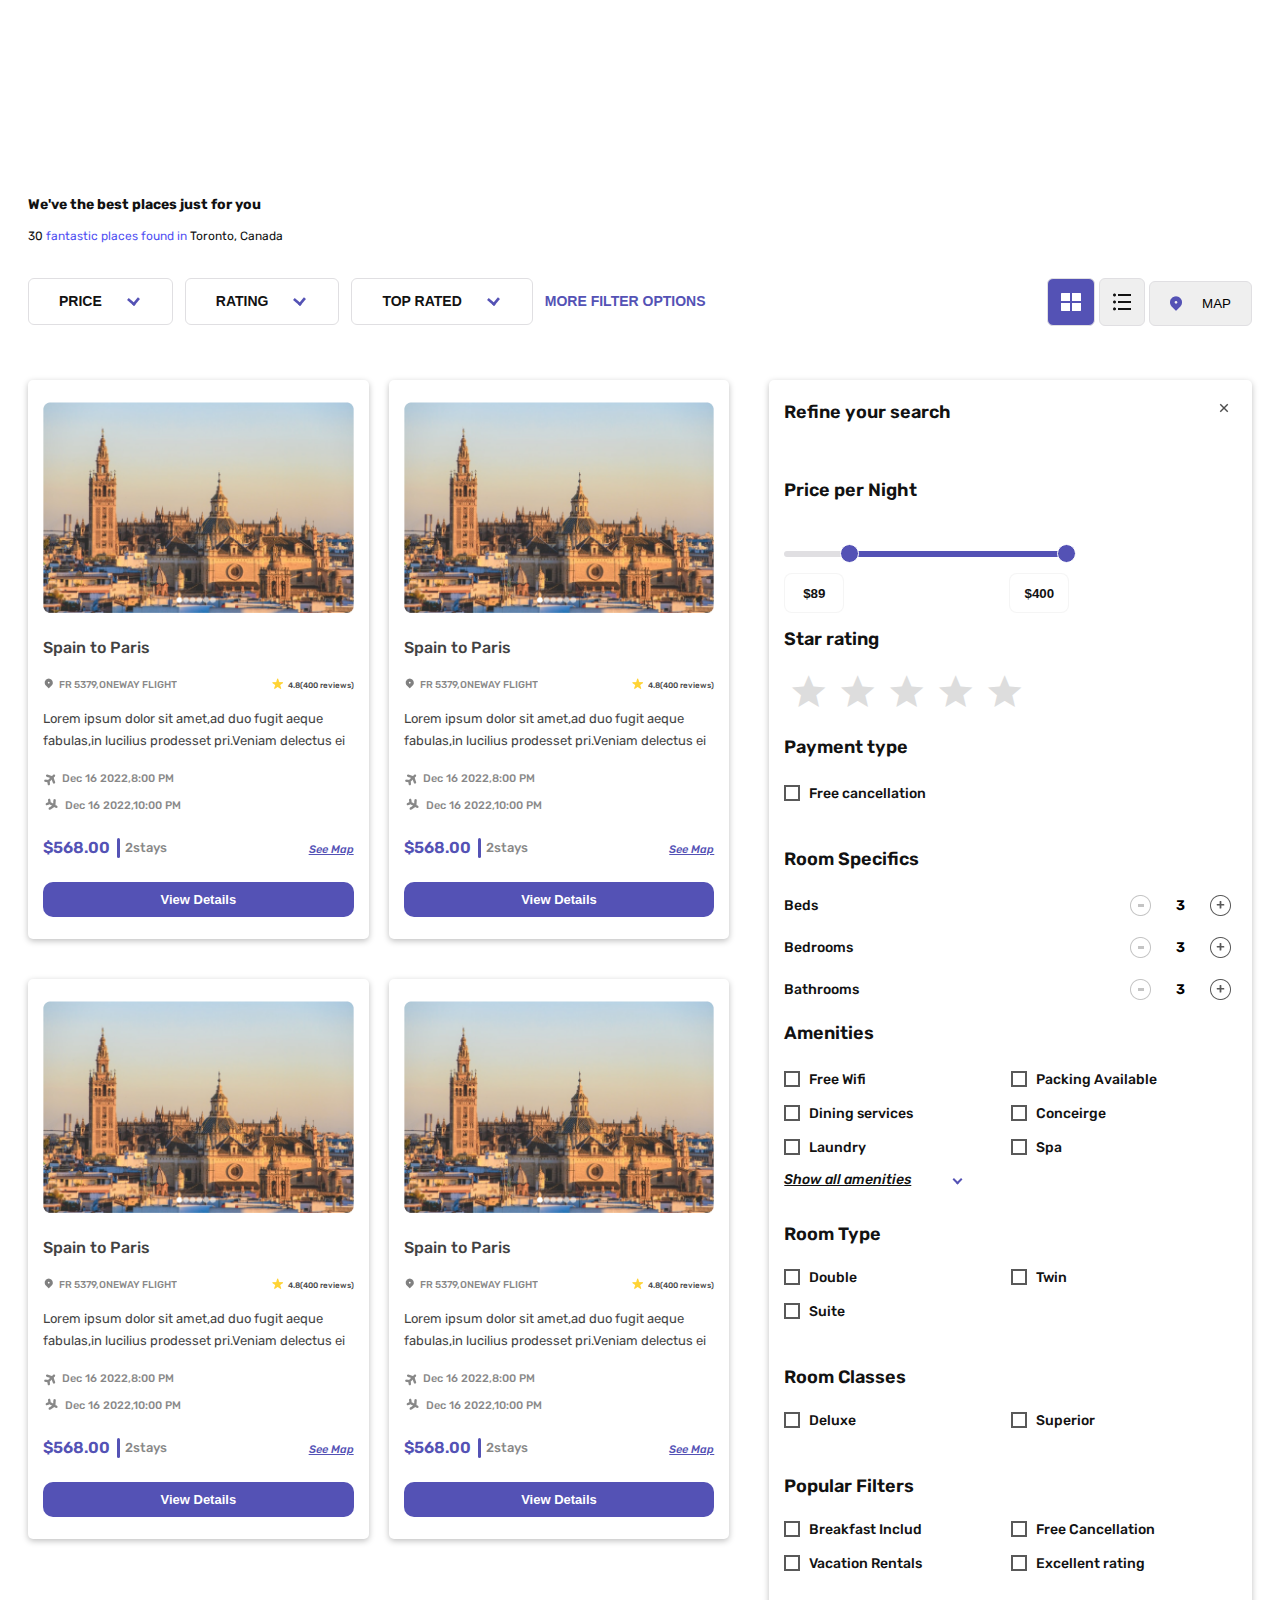
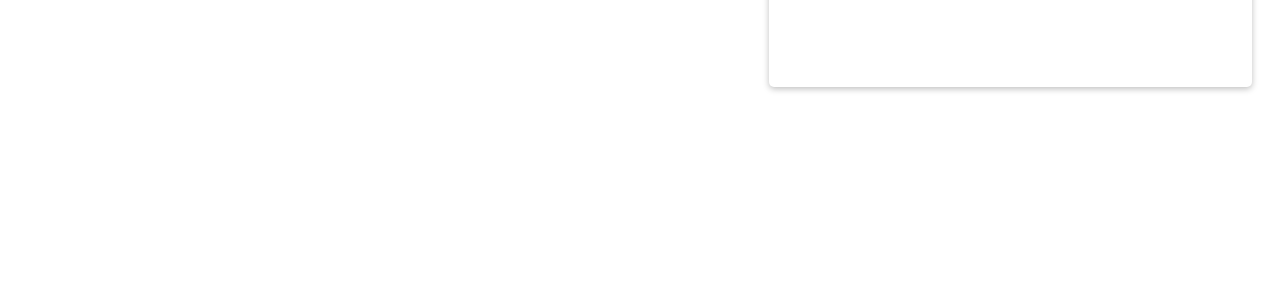
<file: index.html>
<!DOCTYPE html>
<html lang="en">

  <head>
    <meta charset="UTF-8">
    <meta http-equiv="X-UA-Compatible" content="IE=edge">
    <meta name="viewport" content="width=device-width, initial-scale=1.0">
    <title>Results-page</title>
    <link rel="stylesheet" href="css/material-design-iconic-font.min.css">
    <link rel="icon" href="images/icon/fabicon.png">
    <link rel="stylesheet" href="css/jquery-ui.css">
    <link rel="stylesheet" href="css/main.css">
  </head>

  <body>
    <main class="main-section">
      <!-- Begaining header section -->
      <header class="header-section">
        <h6 class="header-title">We've the best places just for you </h6>
        <p>30 <a href="#">fantastic places found in</a> Toronto, Canada</p>
        <div class="navbar-section-button">
          <div class="navbar">
            <button class="btn-icon">
              <a href="">PRICE</a>
            </button>
            <button class="btn-icon">
              <a href="">RATING</a>
            </button>
            <button class="btn-icon">
              <a href="">TOP RATED</a>
            </button>
            <button class="link">
              <a href="">MORE FILTER OPTIONS</a>
            </button>
          </div>
          <div class="navbar-2">
            <button class="btn-home-icon bg">
              <img src="./images/icon/vector.png" alt="">
            </button>
            <a href="list-index.html">
              <button class="btn-home-icon">
                <img src="./images/icon/vector-2.png" alt="">
              </button>
            </a>
            <a href="booking.html" target="blank">
              <button class="sidebar">
                <div class="location">
                  <img src="./images/icon/fabicon.png" alt="Icon">
                  <span>MAP</span>
                </div>
              </button>
            </a>
          </div>
        </div>

      </header>
      <!-- Begaining content section -->
      <div class="section-wrapper">
        <div class="contents-wrapper grid-view">
          <div class="card-wrapper">
            <div class="card-item">
              <figure class="card-figure">
                <img src="./images/tajmahal.png" alt="Tajmahal images">
              </figure>
              <div class="card-content">
                <h4 class="title">Spain to Paris</h4>
                <div class="location">
                  <div class="revew-left">
                    <figure class="card-icon">
                      <img src="./images/icon/location-dark.png" alt="lockation">
                    </figure>
                    <span>FR 5379,ONEWAY FLIGHT</span>
                  </div>
                  <div class="revew-right">
                    <figure class="card-icon">
                      <img src="./images/icon/star.png" alt="star icon">
                    </figure>
                    <span>4.8(400 reviews)</span>
                  </div>
                </div>
                <p>Lorem ipsum dolor sit amet,ad duo fugit aeque fabulas,in lucilius prodesset pri.Veniam delectus ei</p>
                <div class="fly-top">
                  <figure class="card-icon">
                    <img src="./images/icon/plane-1.png" alt="plane icon">
                  </figure>
                  <span>Dec 16 2022,8:00 PM</span>
                </div>
                <div class="fly-bottom">
                  <figure class="card-icon"><img src="./images/icon/plane-2.png" alt="plane icon">
                  </figure>
                  <span>Dec 16 2022,10:00 PM</span>
                </div>

                <div class="pricing">
                  <div class="pricing-count">
                    <h4>$568.00</h4>
                    <span>2stays</span>
                  </div>
                  <div class="pricing-map">
                    <a href="#">See Map</a>
                  </div>
                </div>
                <button>View Details</button>
              </div>
            </div>
            <div class="card-item">
              <figure class="card-figure">
                <img src="./images/tajmahal.png" alt="Tajmahal images">
              </figure>
              <div class="card-content">
                <h4 class="title">Spain to Paris</h4>
                <div class="location">
                  <div class="revew-left">
                    <figure class="card-icon">
                      <img src="./images/icon/location-dark.png" alt="lockation">
                    </figure>
                    <span>FR 5379,ONEWAY FLIGHT</span>
                  </div>
                  <div class="revew-right">
                    <figure class="card-icon">
                      <img src="./images/icon/star.png" alt="star icon">
                    </figure>
                    <span>4.8(400 reviews)</span>
                  </div>
                </div>
                <p>Lorem ipsum dolor sit amet,ad duo fugit aeque fabulas,in lucilius prodesset pri.Veniam delectus ei</p>
                <div class="fly-top">
                  <figure class="card-icon">
                    <img src="./images/icon/plane-1.png" alt="plane icon">
                  </figure>
                  <span>Dec 16 2022,8:00 PM</span>
                </div>
                <div class="fly-bottom">
                  <figure class="card-icon"><img src="./images/icon/plane-2.png" alt="plane icon">
                  </figure>
                  <span>Dec 16 2022,10:00 PM</span>
                </div>

                <div class="pricing">
                  <div class="pricing-count">
                    <h4>$568.00</h4>
                    <span>2stays</span>
                  </div>
                  <div class="pricing-map">
                    <a href="#">See Map</a>
                  </div>
                </div>
                <button>View Details</button>
              </div>
            </div>
            <div class="card-item">
              <figure class="card-figure">
                <img src="./images/tajmahal.png" alt="Tajmahal images">
              </figure>
              <div class="card-content">
                <h4 class="title">Spain to Paris</h4>
                <div class="location">
                  <div class="revew-left">
                    <figure class="card-icon">
                      <img src="./images/icon/location-dark.png" alt="lockation">
                    </figure>
                    <span>FR 5379,ONEWAY FLIGHT</span>
                  </div>
                  <div class="revew-right">
                    <figure class="card-icon">
                      <img src="./images/icon/star.png" alt="star icon">
                    </figure>
                    <span>4.8(400 reviews)</span>
                  </div>
                </div>
                <p>Lorem ipsum dolor sit amet,ad duo fugit aeque fabulas,in lucilius prodesset pri.Veniam delectus ei</p>
                <div class="fly-top">
                  <figure class="card-icon">
                    <img src="./images/icon/plane-1.png" alt="plane icon">
                  </figure>
                  <span>Dec 16 2022,8:00 PM</span>
                </div>
                <div class="fly-bottom">
                  <figure class="card-icon"><img src="./images/icon/plane-2.png" alt="plane icon">
                  </figure>
                  <span>Dec 16 2022,10:00 PM</span>
                </div>

                <div class="pricing">
                  <div class="pricing-count">
                    <h4>$568.00</h4>
                    <span>2stays</span>
                  </div>
                  <div class="pricing-map">
                    <a href="#">See Map</a>
                  </div>
                </div>
                <button>View Details</button>
              </div>
            </div>
            <div class="card-item">
              <figure class="card-figure">
                <img src="./images/tajmahal.png" alt="Tajmahal images">
              </figure>
              <div class="card-content">
                <h4 class="title">Spain to Paris</h4>
                <div class="location">
                  <div class="revew-left">
                    <figure class="card-icon">
                      <img src="./images/icon/location-dark.png" alt="lockation">
                    </figure>
                    <span>FR 5379,ONEWAY FLIGHT</span>
                  </div>
                  <div class="revew-right">
                    <figure class="card-icon">
                      <img src="./images/icon/star.png" alt="star icon">
                    </figure>
                    <span>4.8(400 reviews)</span>
                  </div>
                </div>
                <p>Lorem ipsum dolor sit amet,ad duo fugit aeque fabulas,in lucilius prodesset pri.Veniam delectus ei</p>
                <div class="fly-top">
                  <figure class="card-icon">
                    <img src="./images/icon/plane-1.png" alt="plane icon">
                  </figure>
                  <span>Dec 16 2022,8:00 PM</span>
                </div>
                <div class="fly-bottom">
                  <figure class="card-icon"><img src="./images/icon/plane-2.png" alt="plane icon">
                  </figure>
                  <span>Dec 16 2022,10:00 PM</span>
                </div>

                <div class="pricing">
                  <div class="pricing-count">
                    <h4>$568.00</h4>
                    <span>2stays</span>
                  </div>
                  <div class="pricing-map">
                    <a href="#">See Map</a>
                  </div>
                </div>
                <button>View Details</button>
              </div>
            </div>
          </div>
        </div>
        <div class="sidbar-wrap">
          <figure class="close">
            <img src="./images/icon/close-icon.png" alt="Close Icon">
          </figure>
          <h3 class="title">Refine your search</h3>
          <h3 class="renge-slid">Price per Night</h3>

          <div class="range-slider">
            <div id="slider-range"></div>
            <p>
              <label for="amount"></label>
              <input type="text" id="amount" readonly style="border:0; font-weight:bold;">
              <input type="text" id="amount-2" readonly style="border:0; font-weight:bold;">
            </p>
          </div>

          <div class="star-ratting">
            <h3>Star rating</h3>
            <div id="full-stars-example-two">
              <div class="rating-group">
                <input disabled checked class="rating__input rating__input--none" name="rating3" id="rating3-none" value="0" type="radio">
                <label aria-label="1 star" class="rating__label" for="rating3-1"><i class="rating__icon rating__icon--star zmdi zmdi-star"></i></label>
                <input class="rating__input" name="rating3" id="rating3-1" value="1" type="radio">
                <label aria-label="2 stars" class="rating__label" for="rating3-2"><i class="rating__icon rating__icon--star zmdi zmdi-star"></i></label>
                <input class="rating__input" name="rating3" id="rating3-2" value="2" type="radio">
                <label aria-label="3 stars" class="rating__label" for="rating3-3"><i class="rating__icon rating__icon--star zmdi zmdi-star"></i></label>
                <input class="rating__input" name="rating3" id="rating3-3" value="3" type="radio">
                <label aria-label="4 stars" class="rating__label" for="rating3-4"><i class="rating__icon rating__icon--star zmdi zmdi-star"></i></label>
                <input class="rating__input" name="rating3" id="rating3-4" value="4" type="radio">
                <label aria-label="5 stars" class="rating__label" for="rating3-5"><i class="rating__icon rating__icon--star zmdi zmdi-star"></i></label>
                <input class="rating__input" name="rating3" id="rating3-5" value="5" type="radio">
              </div>
            </div>
          </div>



          <h3 class="payment">Payment type</h3>
          <div class="check-item">
            <input type="checkbox" id="cancellation">
            <label for="cancellation">Free cancellation</label>
          </div>
          <h3 class="room">Room Specifics</h3>
          <div class="room-count">
            <h5>Beds</h5>
            <div class="count">
              <button class="prev" id="decrement" onclick="stepper1(this)"><img src="./images/icon/prev.png" alt="prev icon"></button>
              <input type="number" min="3" max="100" step="1" value="3" id="my-input-1">
              <button class="next" id="increment" onclick="stepper1(this)"> <img src="./images/icon/next.png" alt="next icon"></button>
            </div>
          </div>
          <div class="room-count">
            <h5>Bedrooms</h5>
            <div class="count">
              <button class="prev" id="decrement" onclick="stepper2(this)"><img src="./images/icon/prev.png" alt="prev icon"></button>
              <input type="number" min="3" max="100" step="1" value="3" id="my-input-2">
              <button class="next" id="increment" onclick="stepper2(this)"> <img src="./images/icon/next.png" alt="next icon"></button>
            </div>
          </div>
          <div class="room-count">
            <h5>Bathrooms</h5>
            <div class="count">
              <button class="prev" id="decrement" onclick="stepper3(this)"><img src="./images/icon/prev.png" alt="prev icon"></button>
              <input type="number" min="3" max="100" step="1" value="3" id="my-input-3">
              <button class="next" id="increment" onclick="stepper3(this)"> <img src="./images/icon/next.png" alt="next icon"></button>
            </div>
          </div>
          <h3 class="amenit">Amenities</h3>
          <div class="amenites">
            <div class="amenites-left">
              <div class="check-item">
                <input type="checkbox" id="free-wifi">
                <label for="free-wifi">Free Wifi</label>
              </div>
              <div class="check-item">
                <input type="checkbox" id="Dining">
                <label for="Dining">Dining services</label>
              </div>
              <div class="check-item">
                <input type="checkbox" id="Laundry">
                <label for="Laundry">Laundry</label>
              </div>
            </div>
            <div class="amenites-right">
              <div class="check-item">
                <input type="checkbox" id="Packing">
                <label for="Packing">Packing Available</label>
              </div>
              <div class="check-item">
                <input type="checkbox" id="Conceirge">
                <label for="Conceirge">Conceirge</label>
              </div>
              <div class="check-item">
                <input type="checkbox" id="Spa">
                <label for="Spa">Spa</label>
              </div>
            </div>
          </div>
          <div class="show-all">
            <h4 class="show">Show all amenities</h4>
          </div>
          <h3 class="bottom">Room Type</h3>

          <div class="amenites">
            <div class="amenites-left">
              <div class="check-item">
                <input type="checkbox" id="Double">
                <label for="Double">Double</label>
              </div>
              <div class="check-item">
                <input type="checkbox" id="Suite">
                <label for="Suite">Suite</label>
              </div>
            </div>
            <div class="amenites-right">
              <div class="check-item">
                <input type="checkbox" id="Twin">
                <label for="Twin">Twin</label>
              </div>
            </div>
          </div>
          <h3 class="bottom top">Room Classes</h3>

          <div class="amenites">
            <div class="amenites-left">
              <div class="check-item">
                <input type="checkbox" id="Deluxe">
                <label for="Deluxe">Deluxe</label>
              </div>
            </div>
            <div class="amenites-right">
              <div class="check-item">
                <input type="checkbox" id="Superior">
                <label for="Superior">Superior</label>
              </div>
            </div>
          </div>
          <h3 class="bottom top">Popular Filters</h3>

          <div class="amenites">
            <div class="amenites-left">
              <div class="check-item">
                <input type="checkbox" id="Breakfast Included">
                <label for="Breakfast Included">Breakfast Includ</label>
              </div>
              <div class="check-item">
                <input type="checkbox" id="Vacation Rentals">
                <label for="Vacation Rentals">Vacation Rentals</label>
              </div>
            </div>
            <div class="amenites-right">
              <div class="check-item">
                <input type="checkbox" id="Free Cancellation">
                <label for="Free Cancellation">Free Cancellation</label>
              </div>
              <div class="check-item">
                <input type="checkbox" id="Excellent rating">
                <label for="Excellent rating">Excellent rating</label>
              </div>
            </div>
          </div>


        </div>
      </div>


    </main>


    <script src="js/jquery.min.js"></script>
    <script src="js/jquery-ui.min.js"></script>
    <script src="js/main.js"></script>
  </body>

</html>
</file>
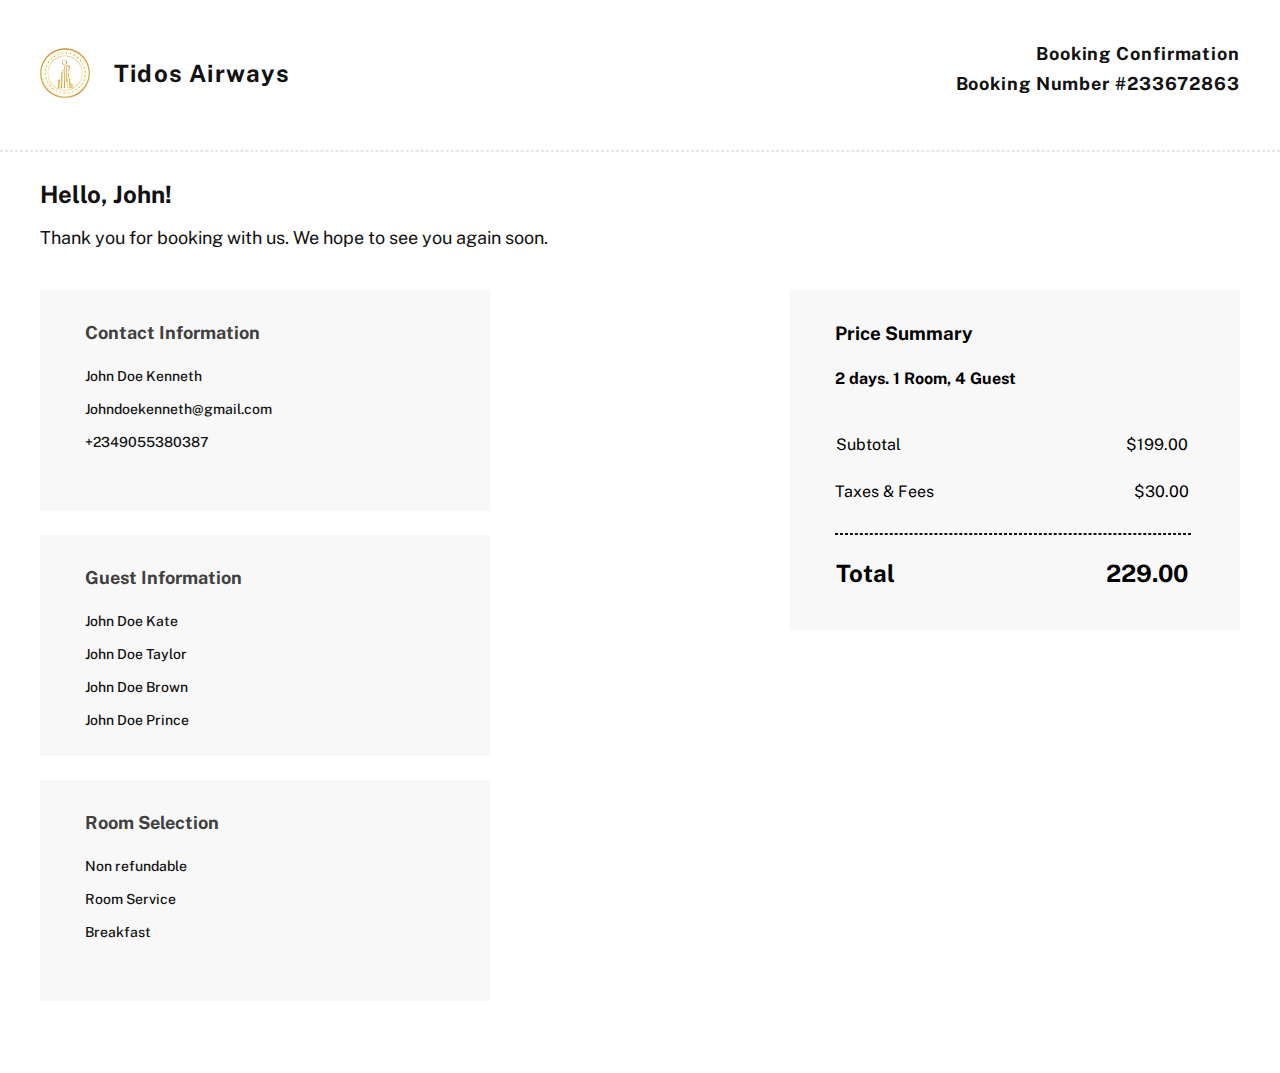
<file: booking.html>
<!DOCTYPE html>
<html lang="en">

  <head>
    <meta charset="UTF-8">
    <meta http-equiv="X-UA-Compatible" content="IE=edge">
    <meta name="viewport" content="width=device-width, initial-scale=1.0">
    <title>Results-page</title>
    <link rel="stylesheet" href="css/material-design-iconic-font.min.css">
    <link rel="icon" href="images/icon/fabicon.png">
    <link rel="stylesheet" href="css/jquery-ui.css">
    <link rel="stylesheet" href="css/main.css">
  </head>

  <body>
    <main class="main-section booking-wrap">
      <!-- Begaining header section -->
      <header class="header-section ">
        <figure class="logo">
          <img src="./images/icon/logo.png" alt="">
        </figure>
        <h2>Tidos Airways </h2>
        <div class="cuntact">
          <h3>Booking Confirmation</h3>
          <h3>Booking Number #233672863</h3>
        </div>

      </header>

      <div class="title-section">
        <h2>Hello, John!</h2>
        <p>Thank you for booking with us. We hope to see you again soon. </p>
      </div>
      <!-- Begaining content section -->
      <div class="section-wrapp">
        <div class="contents-wrapp">
          <div class="content-section">
            <h3>Contact Information</h3>
            <h4>John Doe Kenneth</h4>
            <h4>Johndoekenneth@gmail.com</h4>
            <h4>+2349055380387</h4>
          </div>
          <div class="content-section">
            <h3>Guest Information</h3>
            <h4>John Doe Kate</h4>
            <h4>John Doe Taylor</h4>
            <h4>John Doe Brown</h4>
            <h4>John Doe Prince</h4>
          </div>
          <div class="content-section">
            <h3>Room Selection</h3>
            <h4>Non refundable</h4>
            <h4>Room Service</h4>
            <h4>Breakfast</h4>
          </div>
        </div>
        <div class="sidbar-wrapp ">
          <div class="content-section">
            <h3>Price Summary</h3>
            <h4>2 days. 1 Room, 4 Guest</h4>

            <table>
              <tr>
                <td>Subtotal</td>
                <td class="text-right">$199.00</td>
              </tr>
              <tr class="taxes">
                <td>Taxes & Fees</td>
                <td class="text-right">$30.00</td>
              </tr>
              <tr class="total">
                <td>Total</td>
                <td class="text-right">229.00</td>
              </tr>
            </table>
          </div>
        </div>
      </div>


    </main>


    <script src="js/jquery.min.js"></script>
    <script src="js/jquery-ui.min.js"></script>
  </body>

</html>
</file>
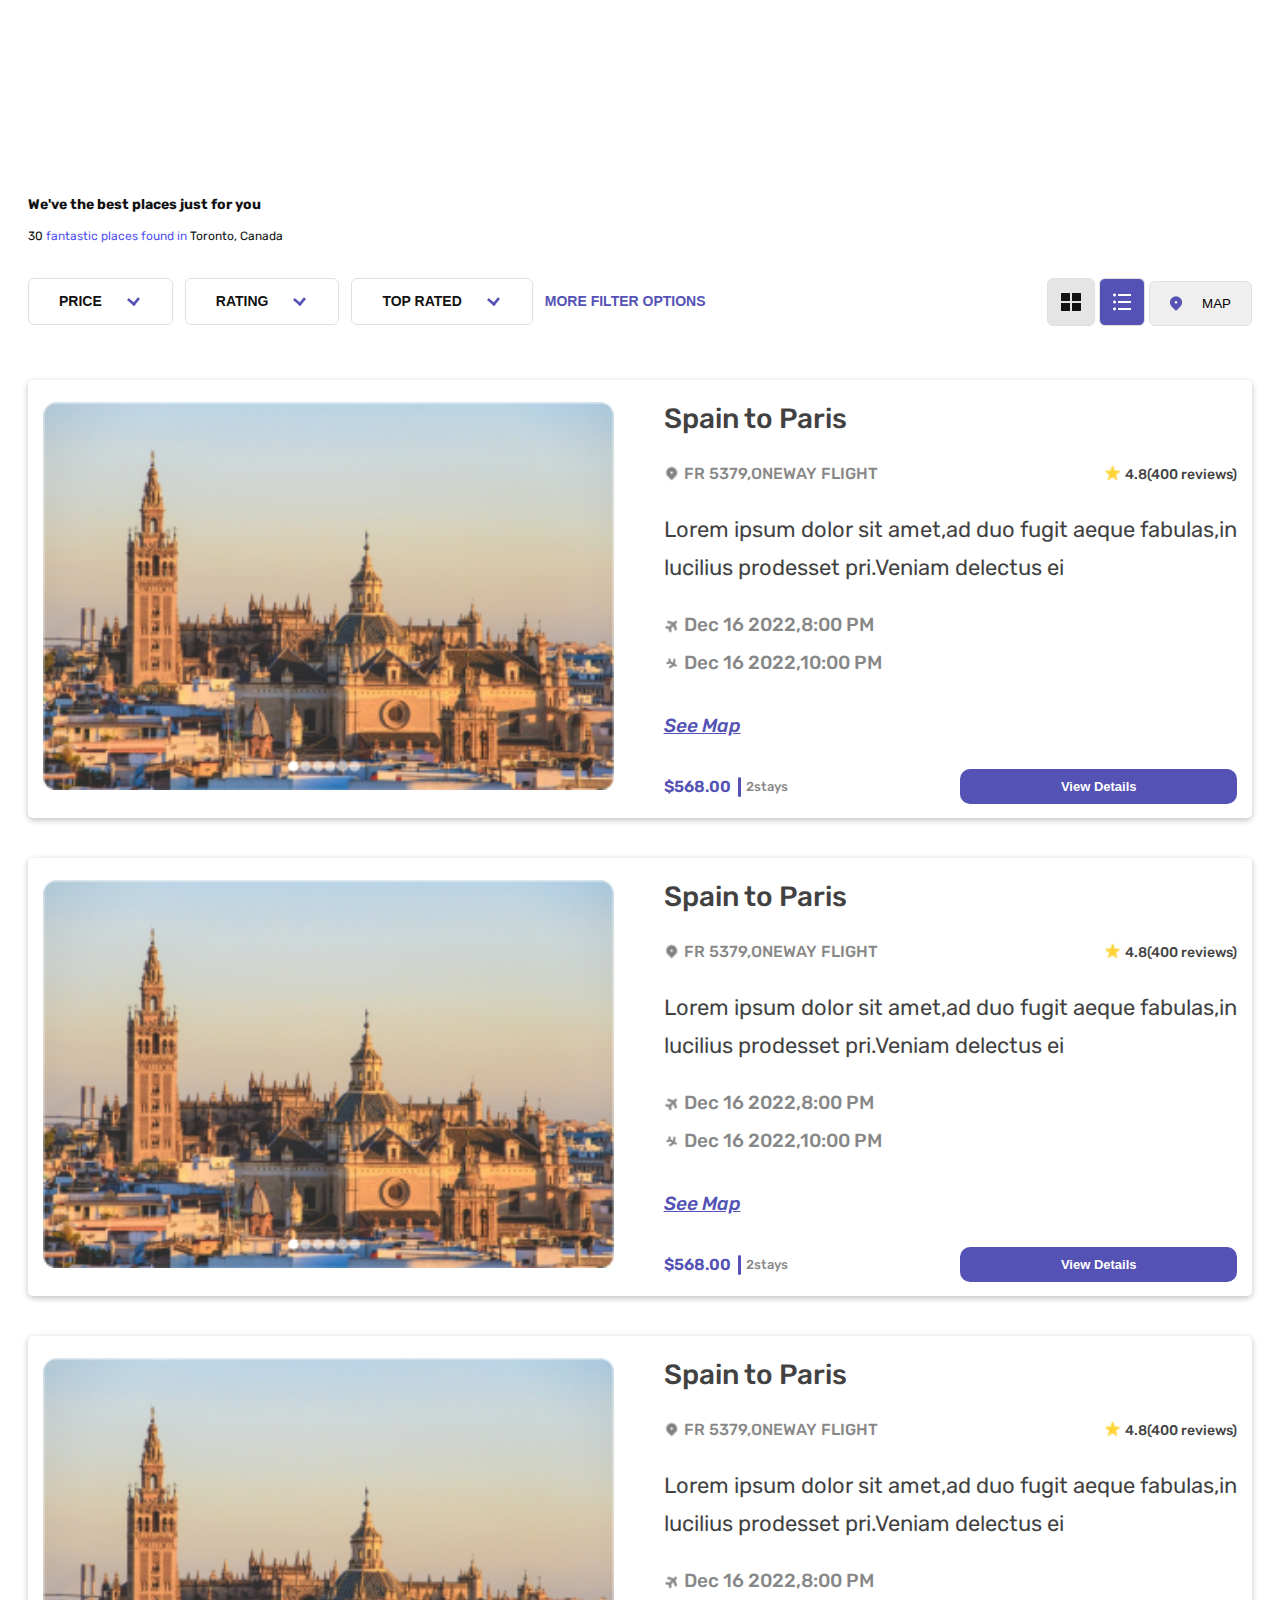
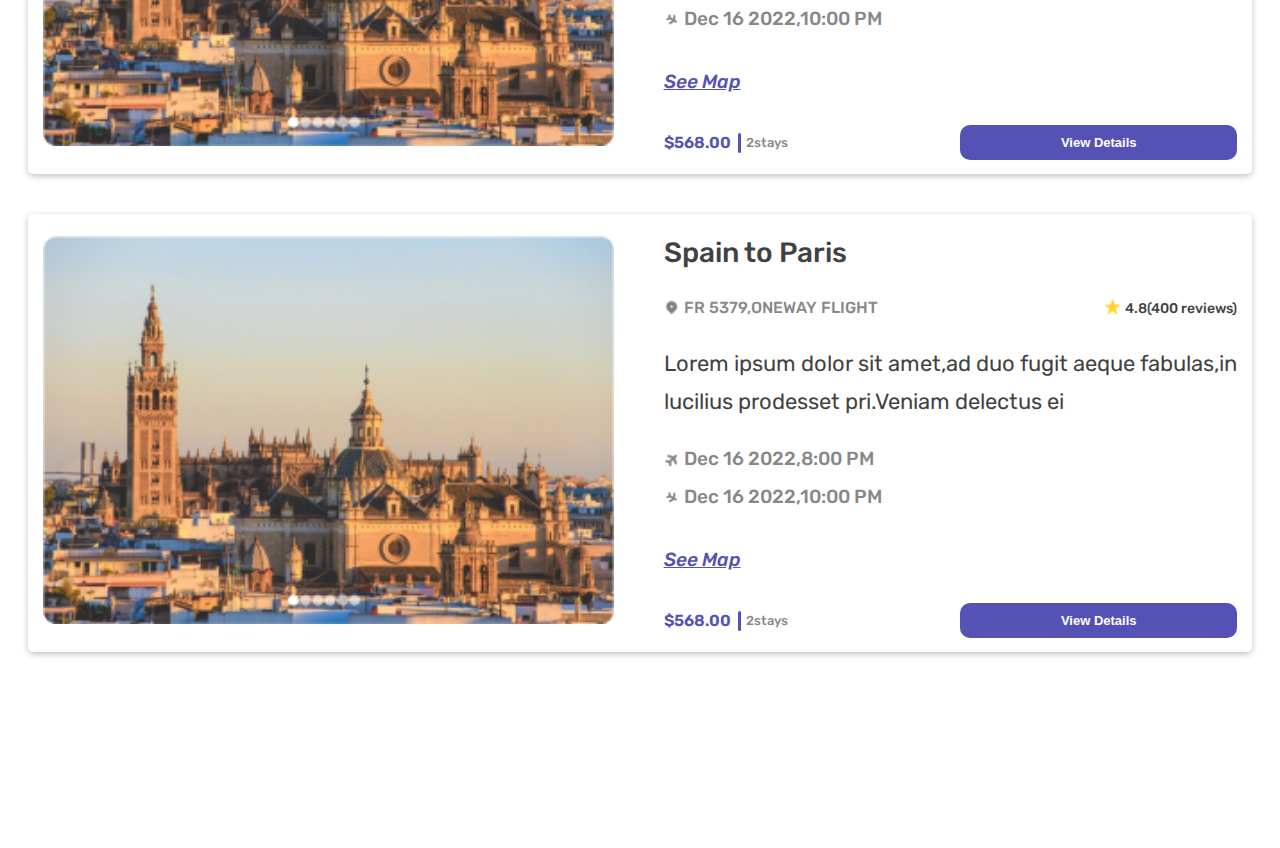
<file: list-index.html>
<!DOCTYPE html>
<html lang="en">

  <head>
    <meta charset="UTF-8">
    <meta http-equiv="X-UA-Compatible" content="IE=edge">
    <meta name="viewport" content="width=device-width, initial-scale=1.0">
    <title>Results-list-page</title>
    <link rel="stylesheet" href="css/material-design-iconic-font.min.css">
    <link rel="icon" href="images/icon/fabicon.png">
    <link rel="stylesheet" href="css/jquery-ui.css">
    <link rel="stylesheet" href="css/main.css">
  </head>

  <body>
    <main class="main-section list-view">
      <!-- Begaining header section -->
      <header class="header-section">
        <h6 class="header-title">We've the best places just for you </h6>
        <p>30 <a href="#">fantastic places found in</a> Toronto, Canada</p>
        <div class="navbar-section-button">
          <div class="navbar">
            <button class="btn-icon">
              <a href="">PRICE</a>
            </button>
            <button class="btn-icon">
              <a href="">RATING</a>
            </button>
            <button class="btn-icon">
              <a href="">TOP RATED</a>
            </button>
            <button class="link">
              <a href="">MORE FILTER OPTIONS</a>
            </button>
          </div>
          <div class="navbar-2">
            <a href="index.html">
              <button class="btn-home-icon bg">
                <img src="./images/icon/vector-gray.png" alt="">
              </button>
            </a>
            <button class="btn-home-icon bg-blue">
              <img src="./images/icon/Vector-2-gray.png" alt="">
            </button>
            <a href="booking.html" target="blank">
              <button class="sidebar">
                <div class="location">
                  <img src="./images/icon/fabicon.png" alt="Icon">
                  <span>MAP</span>
                </div>
              </button>
            </a>
          </div>
        </div>
      </header>
      <!-- Begaining content section -->
      <div class="section-wrapper">
        <div class="contents-wrapper list-view">
          <div class="card-wrapper">
            <div class="card-item">
              <figure class="card-figure">
                <img src="./images/tajmahal.png" alt="Tajmahal images">
              </figure>
              <div class="card-content">
                <h4 class="title">Spain to Paris</h4>
                <div class="location">
                  <div class="revew-left">
                    <figure class="card-icon">
                      <img src="./images/icon/location-dark.png" alt="lockation">
                    </figure>
                    <span>FR 5379,ONEWAY FLIGHT</span>
                  </div>
                  <div class="revew-right">
                    <figure class="card-icon">
                      <img src="./images/icon/star.png" alt="star icon">
                    </figure>
                    <span>4.8(400 reviews)</span>
                  </div>
                </div>
                <p>Lorem ipsum dolor sit amet,ad duo fugit aeque fabulas,in lucilius prodesset pri.Veniam delectus ei</p>
                <div class="fly-top">
                  <figure class="card-icon">
                    <img src="./images/icon/plane-1.png" alt="plane icon">
                  </figure>
                  <span>Dec 16 2022,8:00 PM</span>
                </div>
                <div class="fly-bottom">
                  <figure class="card-icon"><img src="./images/icon/plane-2.png" alt="plane icon">
                  </figure>
                  <span>Dec 16 2022,10:00 PM</span>
                </div>

                <div class="pricing">
                  <div class="pricing-map">
                    <a href="#">See Map</a>
                  </div>
                  <div class="pricing-count">
                    <h4>$568.00</h4>
                    <span>2stays</span>
                    <button>View Details</button>
                  </div>
                </div>
              </div>
            </div>
            <div class="card-item">
              <figure class="card-figure">
                <img src="./images/tajmahal.png" alt="Tajmahal images">
              </figure>
              <div class="card-content">
                <h4 class="title">Spain to Paris</h4>
                <div class="location">
                  <div class="revew-left">
                    <figure class="card-icon">
                      <img src="./images/icon/location-dark.png" alt="lockation">
                    </figure>
                    <span>FR 5379,ONEWAY FLIGHT</span>
                  </div>
                  <div class="revew-right">
                    <figure class="card-icon">
                      <img src="./images/icon/star.png" alt="star icon">
                    </figure>
                    <span>4.8(400 reviews)</span>
                  </div>
                </div>
                <p>Lorem ipsum dolor sit amet,ad duo fugit aeque fabulas,in lucilius prodesset pri.Veniam delectus ei</p>
                <div class="fly-top">
                  <figure class="card-icon">
                    <img src="./images/icon/plane-1.png" alt="plane icon">
                  </figure>
                  <span>Dec 16 2022,8:00 PM</span>
                </div>
                <div class="fly-bottom">
                  <figure class="card-icon"><img src="./images/icon/plane-2.png" alt="plane icon">
                  </figure>
                  <span>Dec 16 2022,10:00 PM</span>
                </div>

                <div class="pricing">
                  <div class="pricing-map">
                    <a href="#">See Map</a>
                  </div>
                  <div class="pricing-count">
                    <h4>$568.00</h4>
                    <span>2stays</span>
                    <button>View Details</button>
                  </div>
                </div>
              </div>
            </div>
            <div class="card-item">
              <figure class="card-figure">
                <img src="./images/tajmahal.png" alt="Tajmahal images">
              </figure>
              <div class="card-content">
                <h4 class="title">Spain to Paris</h4>
                <div class="location">
                  <div class="revew-left">
                    <figure class="card-icon">
                      <img src="./images/icon/location-dark.png" alt="lockation">
                    </figure>
                    <span>FR 5379,ONEWAY FLIGHT</span>
                  </div>
                  <div class="revew-right">
                    <figure class="card-icon">
                      <img src="./images/icon/star.png" alt="star icon">
                    </figure>
                    <span>4.8(400 reviews)</span>
                  </div>
                </div>
                <p>Lorem ipsum dolor sit amet,ad duo fugit aeque fabulas,in lucilius prodesset pri.Veniam delectus ei</p>
                <div class="fly-top">
                  <figure class="card-icon">
                    <img src="./images/icon/plane-1.png" alt="plane icon">
                  </figure>
                  <span>Dec 16 2022,8:00 PM</span>
                </div>
                <div class="fly-bottom">
                  <figure class="card-icon"><img src="./images/icon/plane-2.png" alt="plane icon">
                  </figure>
                  <span>Dec 16 2022,10:00 PM</span>
                </div>

                <div class="pricing">
                  <div class="pricing-map">
                    <a href="#">See Map</a>
                  </div>
                  <div class="pricing-count">
                    <h4>$568.00</h4>
                    <span>2stays</span>
                    <button>View Details</button>
                  </div>
                </div>
              </div>
            </div>
            <div class="card-item">
              <figure class="card-figure">
                <img src="./images/tajmahal.png" alt="Tajmahal images">
              </figure>
              <div class="card-content">
                <h4 class="title">Spain to Paris</h4>
                <div class="location">
                  <div class="revew-left">
                    <figure class="card-icon">
                      <img src="./images/icon/location-dark.png" alt="lockation">
                    </figure>
                    <span>FR 5379,ONEWAY FLIGHT</span>
                  </div>
                  <div class="revew-right">
                    <figure class="card-icon">
                      <img src="./images/icon/star.png" alt="star icon">
                    </figure>
                    <span>4.8(400 reviews)</span>
                  </div>
                </div>
                <p>Lorem ipsum dolor sit amet,ad duo fugit aeque fabulas,in lucilius prodesset pri.Veniam delectus ei</p>
                <div class="fly-top">
                  <figure class="card-icon">
                    <img src="./images/icon/plane-1.png" alt="plane icon">
                  </figure>
                  <span>Dec 16 2022,8:00 PM</span>
                </div>
                <div class="fly-bottom">
                  <figure class="card-icon"><img src="./images/icon/plane-2.png" alt="plane icon">
                  </figure>
                  <span>Dec 16 2022,10:00 PM</span>
                </div>

                <div class="pricing">
                  <div class="pricing-map">
                    <a href="#">See Map</a>
                  </div>
                  <div class="pricing-count">
                    <h4>$568.00</h4>
                    <span>2stays</span>
                    <button>View Details</button>
                  </div>
                </div>
              </div>
            </div>
          </div>
        </div>
      </div>


    </main>


    <script src="js/jquery.min.js"></script>
    <script src="js/jquery-ui.min.js"></script>
  </body>

</html>
</file>
<file: css/main.css>
@import"https://fonts.googleapis.com/css2?family=Public+Sans:ital,wght@0,100;0,200;0,300;0,400;0,500;0,600;0,700;0,800;0,900;1,100;1,200;1,300;1,400;1,500;1,600;1,700;1,800;1,900&display=swap&family=Rubik:ital,wght@0,300;0,400;0,500;0,600;0,700;0,800;0,900;1,300;1,400;1,500;1,600;1,700;1,800;1,900&display=swap";html,body{font-family:"Rubik",sans-serif;min-width:320px}html img,body img{max-width:100%;display:block}html figure,body figure{margin:0}html a,body a{text-decoration:none}html ul,body ul{margin:0;padding:0;list-style:none}html h1,html h2,html h3,html h4,html h5,body h1,body h2,body h3,body h4,body h5{margin:0;padding:0}*{box-sizing:border-box}@media(max-width: 1024px){.card-item{width:100% !important}.navbar-section-button{display:block !important}.header-section .navbar-2{position:inherit !important;margin-top:20px}}@media(max-width: 767px){.section-wrapper{display:inherit !important}.main-section .contents-wrapper{width:100% !important}.sidbar-wrap{width:100% !important;margin-left:inherit !important}.header-section .navbar-section .nav-right .icon{width:inherit !important;height:inherit !important}.header-section .navbar-section .nav-right .icon img{display:inline-block !important}.list-view .card-item{display:inherit !important}.list-view .card-item .card-figure{width:100% !important}.list-view .card-item .card-content{width:100% !important;margin-top:50px !important;margin-left:0 !important}.booking-wrap .header-section{margin-bottom:160px !important}.booking-wrap .header-section .cuntact{right:inherit !important;top:50px;left:74px}.booking-wrap .header-section .cuntact h3{text-align:inherit !important}body .booking-wrap:after{top:200px !important}.booking-wrap .section-wrapp{display:inherit !important}.booking-wrap .section-wrapp .contents-wrapp .content-section{width:100% !important}.booking-wrap .section-wrapp .sidbar-wrapp .content-section{width:100% !important;position:inherit !important}}@media(max-width: 450px){.sidbar-wrap .range-slider{width:250px !important}.sidbar-wrap .amenites{display:inherit !important}.sidbar-wrap .amenites .amenites-right{position:inherit !important;width:50%}.list-view .card-wrapper .card-item .card-content .location{display:inherit !important}.list-view .card-wrapper .card-item .card-content .location .revew-left{margin-bottom:10px}}.card-item{width:calc(50% - 20px);max-width:100%;padding:22px 15px;box-shadow:0px 2px 6px rgba(0,0,0,.25);border-radius:5px;margin-top:40px;margin-left:10px;margin-right:10px}.card-item .card-figure{width:100%}.card-item .card-figure img{width:100%}.card-item .title{font-size:16px;line-height:19px;font-weight:500;color:#121212;opacity:.8;margin-top:25px}.card-item .card-icon{display:inline-block;margin-bottom:-1px;margin-right:5px}.card-item .location{display:flex;align-items:center;margin:16px 0}.card-item .location .revew-left span{font-size:10px;line-height:11px;color:#121212;font-weight:500;opacity:.5;margin-left:-5px}.card-item .location .revew-right{margin-left:auto}.card-item .location .revew-right span{font-size:8px;line-height:9px;color:#121212;font-weight:500;opacity:.8;margin-left:-5px}.card-item p{font-size:13px;line-height:22px;font-weight:400;color:#121212;opacity:.8;margin-bottom:15px}.card-item .fly-top{margin-bottom:8px}.card-item .fly-top .card-icon,.card-item .fly-bottom .card-icon{margin-bottom:-5px}.card-item .fly-top span,.card-item .fly-bottom span{font-size:11px;line-height:13px;color:#121212;font-weight:500;opacity:.5;margin-left:-5px}.card-item .pricing{display:flex;align-items:center;margin:25px 0;position:relative}.card-item .pricing .pricing-count{display:flex;align-items:center}.card-item .pricing .pricing-count h4{margin:0;font-weight:600;font-size:16px;line-height:19px;color:#5452b5;margin-right:10px;position:relative}.card-item .pricing .pricing-count h4::before{position:absolute;content:"";width:3px;height:20px;background-color:#5452b5;right:-10px;border-radius:5px}.card-item .pricing .pricing-count span{font-weight:500;font-size:13px;color:#121212;opacity:.5;margin-left:5px}.card-item .pricing .pricing-map{right:0;position:absolute}.card-item .pricing .pricing-map a{color:#5452b5;font-style:italic;font-weight:500;font-size:11px;line-height:13px;text-decoration:underline}.card-item button{width:100%;padding:10px 0;cursor:pointer;background-color:#5452b5;color:#fff;font-weight:700;font-size:13px;line-height:15px;border-radius:10px;border:none}.main-section{width:1440px;padding:188px 20px;max-width:100%;box-sizing:border-box;background-color:#fff;margin:0 auto}.main-section .contents-wrapper{width:calc(60.2419354839% - 30px);margin-right:30px}.main-section .contents-wrapper.list-view{margin-right:0;width:100%}.header-section{width:100%}.header-section .header-title{color:#121212;font-size:14px;font-weight:700;line-height:17px;margin:0;margin-bottom:16px}.header-section p{margin:0;color:#121212;font-size:12px;font-weight:400;line-height:14px}.header-section p a{text-decoration:none;opacity:.7}.header-section .navbar .sidebar{margin-left:0 auto}.header-section .navbar-2{margin-left:0 auto}.header-section .navbar-section-button{display:flex;position:relative;margin-top:35px}.header-section .navbar-section-button .navbar{margin-left:-4px;margin-top:-20px}.header-section .navbar-section-button .navbar button{padding:14px 70px 14px 30px;background-color:#fff;border:1px solid #e0dfe2;margin-left:4px;margin-right:4px;margin-top:20px;cursor:pointer;position:relative;border-radius:6px}.header-section .navbar-section-button .navbar button a{color:#121212;text-decoration:none;font-weight:600;font-size:14px;line-height:17px}.header-section .navbar-section-button .navbar .btn-icon::after{position:absolute;content:"";width:5px;height:5px;border:2px solid #5452b5;transform:skew(-40deg, 40deg);border-top:none;border-left:none;right:35px;top:17px}.header-section .navbar-section-button .navbar .link{border:none;padding:0}.header-section .navbar-section-button .navbar .link a{color:#5452b5}.header-section .navbar-2{position:absolute;right:0}.header-section .navbar-2 button{border-radius:6px;border:1px solid #e0dfe2;cursor:pointer}.header-section .navbar-2 .btn-home-icon{padding:14px 13px}.header-section .navbar-2 .bg{background-color:#5452b5}.header-section .navbar-2 .sidebar{padding:14px 20px}.header-section .navbar-2 .sidebar .location{display:flex}.header-section .navbar-2 .sidebar .location img{margin-right:20px}.card-wrapper{display:flex;flex-flow:row wrap;margin-left:-10px;margin-right:-10px}.sidbar-wrap{width:39.7580645161%;min-width:320px;padding:22px 15px 100px;box-shadow:0px 2px 6px rgba(0,0,0,.25);border-radius:5px;position:relative;margin-left:10px;margin-top:40px}.sidbar-wrap .close{position:absolute;top:20px;right:20px;margin:0}.sidbar-wrap h3{margin:0;font-weight:600;font-size:18px;line-height:21px;color:#121212}.sidbar-wrap .title{margin-bottom:57px}.sidbar-wrap .renge-slid{margin-bottom:50px}.sidbar-wrap .ui-widget-header{border:3px solid #5452b5;background:#5452b5;color:#fff;font-weight:bold}.sidbar-wrap .ui-widget.ui-widget-content{border:3px solid #e0dfe2}.sidbar-wrap .ui-slider-horizontal .ui-slider-range{top:-3px}.sidbar-wrap .ui-state-default,.sidbar-wrap .ui-widget-content .ui-state-default,.sidbar-wrap .ui-widget-header .ui-state-default,.sidbar-wrap .ui-button,.sidbar-wrap html .ui-button.ui-state-disabled:hover,.sidbar-wrap html .ui-button.ui-state-disabled:active{border:1px solid #fff;background:#5452b5;font-weight:normal;color:#fff;border-radius:50%}.sidbar-wrap .ui-state-focus:focus{outline:none;box-shadow:none}.sidbar-wrap .ui-slider-horizontal{height:.3em}.sidbar-wrap .ui-slider-horizontal .ui-slider-handle{top:-10px;margin-left:-0.6em}.sidbar-wrap .range-slider{width:285px;position:relative}.sidbar-wrap .range-slider input{width:60px;height:40px;text-align:center;border:1px solid rgba(159,159,159,.1) !important;border-radius:8px;color:#121212}.sidbar-wrap .range-slider input:focus{outline:none}.sidbar-wrap .range-slider input#amount-2{position:absolute;right:0}.sidbar-wrap .star-ratting{margin-bottom:20px}.sidbar-wrap .star-ratting h3{margin-bottom:20px}.sidbar-wrap #full-stars-example-two .rating-group{display:inline-flex}.sidbar-wrap #full-stars-example-two .rating__icon{pointer-events:none}.sidbar-wrap #full-stars-example-two .rating__input{position:absolute !important;left:-9999px !important}.sidbar-wrap #full-stars-example-two .rating__input--none{display:none}.sidbar-wrap #full-stars-example-two .rating__label{cursor:pointer;padding:0 .2em;font-size:2.5rem}.sidbar-wrap #full-stars-example-two .rating__icon--star{color:orange}.sidbar-wrap #full-stars-example-two .rating__input:checked~.rating__label .rating__icon--star{color:#ddd}.sidbar-wrap #full-stars-example-two .rating-group:hover .rating__label .rating__icon--star{color:orange}.sidbar-wrap #full-stars-example-two .rating__input:hover~.rating__label .rating__icon--star{color:#ddd}.sidbar-wrap body{padding:1rem;text-align:center}.sidbar-wrap .btn-r{margin-right:72px}.sidbar-wrap .star{margin:0;margin-top:22px;margin-bottom:32px}.sidbar-wrap .star img{display:inline-block}.sidbar-wrap .payment{margin-bottom:25px}.sidbar-wrap .check-item label{font-weight:500;font-size:14px;line-height:17px;color:#121212;position:relative;margin-left:25px;display:inline-block;margin-bottom:15px;cursor:pointer}.sidbar-wrap .check-item label::after{position:absolute;width:12px;height:12px;content:"";border:2px solid rgba(18,18,18,.7);top:0;left:-25px}.sidbar-wrap .check-item label::before{position:absolute;width:6px;height:3px;content:"";border:2px solid rgba(18,18,18,.7);top:4px;left:-21px;transform:matrix(1, -0.9, 1, 1, 0, 0);border-right:#f0f8ff;border-top:#f0f8ff;display:none}.sidbar-wrap .check-item input{display:none}.sidbar-wrap .check-item input:checked~label::before{display:block}.sidbar-wrap .room{margin-top:32px;margin-bottom:27px}.sidbar-wrap .room-count{display:flex;align-items:center;position:relative;margin-bottom:25px}.sidbar-wrap .room-count h5{margin:0;font-weight:500;font-size:14px;line-height:17px;color:#121212}.sidbar-wrap .room-count h5.number{display:inline-block;margin:0 20px}.sidbar-wrap .room-count .count{position:absolute;right:0;display:flex;align-items:center}.sidbar-wrap .room-count .count input[type=number]:focus{outline:none}.sidbar-wrap .room-count .count input[type=number]{-moz-appearance:textfield;text-align:center;border:none;font-size:14px;font-weight:600;line-height:17px;font-family:"Rubik",sans-serif}.sidbar-wrap .room-count .count input::-webkit-outer-spin-button,.sidbar-wrap .room-count .count input::-webkit-inner-spin-button{-webkit-appearance:none;margin:0}.sidbar-wrap .room-count .count button{border:none;background-color:#fff;cursor:pointer}.sidbar-wrap .room-count .count button img{display:block}.sidbar-wrap .amenit{margin-bottom:25px}.sidbar-wrap .amenites{display:flex;align-items:center;position:relative}.sidbar-wrap .amenites .amenites-right{position:absolute;width:50%;right:0;top:0}.sidbar-wrap .show-all{position:relative}.sidbar-wrap .show-all .show{font-size:14px;color:#121212;font-weight:500;line-height:17px;font-style:italic;text-decoration:underline;margin-bottom:36px}.sidbar-wrap .show-all .show::after{position:absolute;content:"";width:5px;height:5px;border:2px solid #5452b5;left:170px;top:5px;transform:rotateZ(45deg);border-top:#f0f8ff;border-left:#f0f8ff}.sidbar-wrap .bottom{margin-bottom:22px}.sidbar-wrap .top{margin-top:32px}.section-wrapper{display:flex;box-sizing:border-box;margin-top:15px}.list-view .content-wrapper{width:100% !important}.list-view .header-section .navbar-2 .bg{background-color:#e5e5e5}.list-view .header-section .navbar-2 .bg-blue{background-color:#5452b5}.list-view .card-wrapper{margin:0;display:inherit !important}.list-view .card-item{display:flex;width:100%;margin-right:0;margin-left:0}.list-view .card-item .card-figure{width:47.8077571669%}.list-view .card-item .card-content{width:calc(52.2325189553% - 50px);margin-left:50px}.list-view .card-item .card-content p{font-size:22px;line-height:38px;margin-bottom:26px}.list-view .card-item .card-content .fly-top{margin-bottom:15px}.list-view .card-item .card-content .card-icon{width:16px;height:16px;margin-bottom:-2px}.list-view .card-item .card-content .card-icon img{width:100%}.list-view .card-item .card-content .fly-top span,.list-view .card-item .card-content .fly-bottom span{font-size:19px;line-height:23px}.list-view .card-item .card-content .pricing{display:inherit;margin:0}.list-view .card-item .card-content .pricing .pricing-map{position:inherit;margin:40px 0}.list-view .card-item .card-content .pricing .pricing-map a{font-size:19px;line-height:23px}.list-view .card-item .card-content .pricing button{width:48.2394366197%;position:absolute;padding:10px;right:0}.list-view .card-item .title{font-size:28px;line-height:34px;margin:0}.list-view .card-item .location{margin:28px 0}.list-view .card-item .location .revew-left span{font-size:16px;line-height:19px}.list-view .card-item .location .revew-right span{font-size:14px;line-height:16px}body .booking-wrap{font-family:"Public Sans",sans-serif}body .booking-wrap::after{position:absolute;content:"";border:1px dashed #e0dfe2;opacity:.8;left:0;right:0;top:150px}.booking-wrap{width:1240px;padding:40px 20px;overflow:hidden}.booking-wrap .header-section{display:flex;align-items:center;position:relative;margin-bottom:80px}.booking-wrap .header-section .logo{margin-right:24px}.booking-wrap .header-section h2{font-size:24px;line-height:28px;font-weight:700;color:#121212;letter-spacing:.05em}.booking-wrap .header-section .cuntact{position:absolute;right:0}.booking-wrap .header-section .cuntact h3{text-align:end;font-size:18px;line-height:21px;font-weight:700;color:#121212;letter-spacing:.05em;margin-bottom:9px}.booking-wrap .title-section{margin-bottom:40px}.booking-wrap .title-section h2{font-size:24px;line-height:32px;font-weight:700;color:#121212;margin-bottom:16px}.booking-wrap .title-section p{font-size:18px;line-height:24px;font-weight:400;color:#121212;margin:0}.booking-wrap .section-wrapp{margin-top:0;display:flex;width:100%}.booking-wrap .section-wrapp .contents-wrapp{width:100%}.booking-wrap .section-wrapp .contents-wrapp .content-section{width:75%;margin-right:10px;min-width:320px;height:221px;background-color:#f8f8f8;padding:32px 45px 0 45px;margin-bottom:24px}.booking-wrap .section-wrapp .contents-wrapp .content-section h3{font-size:18px;line-height:21px;font-weight:700;color:#121212;opacity:.8;margin-bottom:25px}.booking-wrap .section-wrapp .contents-wrapp .content-section h4{font-size:14px;line-height:16px;font-weight:500;color:#121212;margin-bottom:17px}.booking-wrap .section-wrapp .sidbar-wrapp{width:100%;position:relative}.booking-wrap .section-wrapp .sidbar-wrapp .content-section{width:75%;min-width:320px;background-color:#f8f8f8;padding:32px 45px 0 45px;margin-bottom:24px;height:340px;position:absolute;right:0}.booking-wrap .section-wrapp .sidbar-wrapp .content-section h3{margin-bottom:25px}.booking-wrap .section-wrapp .sidbar-wrapp .content-section h4{margin-bottom:44px}.booking-wrap .section-wrapp .sidbar-wrapp table{width:100%;margin-left:-2px}.booking-wrap .section-wrapp .sidbar-wrapp table .text-right{text-align:end}.booking-wrap .section-wrapp .sidbar-wrapp table .taxes td{padding:25px 0 55px}.booking-wrap .section-wrapp .sidbar-wrapp table .total{position:relative}.booking-wrap .section-wrapp .sidbar-wrapp table .total td{font-size:24px;line-height:28px;font-weight:700}.booking-wrap .section-wrapp .sidbar-wrapp table .total::after{position:absolute;content:"";left:0;right:0;top:-25px;border:1px dashed #121212}/*# sourceMappingURL=main.css.map */
</file>
<file: css/material-design-iconic-font.min.css>
@font-face{font-family:Material-Design-Iconic-Font;src:url(../fonts/Material-Design-Iconic-Font.woff2?v=2.2.0) format('woff2'),url(../fonts/Material-Design-Iconic-Font.woff?v=2.2.0) format('woff'),url(../fonts/Material-Design-Iconic-Font.ttf?v=2.2.0) format('truetype')}.zmdi{display:inline-block;font:normal normal normal 14px/1 'Material-Design-Iconic-Font';font-size:inherit;text-rendering:auto;-webkit-font-smoothing:antialiased;-moz-osx-font-smoothing:grayscale}.zmdi-hc-lg{font-size:1.33333333em;line-height:.75em;vertical-align:-15%}.zmdi-hc-2x{font-size:2em}.zmdi-hc-3x{font-size:3em}.zmdi-hc-4x{font-size:4em}.zmdi-hc-5x{font-size:5em}.zmdi-hc-fw{width:1.28571429em;text-align:center}.zmdi-hc-ul{padding-left:0;margin-left:2.14285714em;list-style-type:none}.zmdi-hc-ul>li{position:relative}.zmdi-hc-li{position:absolute;left:-2.14285714em;width:2.14285714em;top:.14285714em;text-align:center}.zmdi-hc-li.zmdi-hc-lg{left:-1.85714286em}.zmdi-hc-border{padding:.1em .25em;border:solid .1em #9e9e9e;border-radius:2px}.zmdi-hc-border-circle{padding:.1em .25em;border:solid .1em #9e9e9e;border-radius:50%}.zmdi.pull-left{float:left;margin-right:.15em}.zmdi.pull-right{float:right;margin-left:.15em}.zmdi-hc-spin{-webkit-animation:zmdi-spin 1.5s infinite linear;animation:zmdi-spin 1.5s infinite linear}.zmdi-hc-spin-reverse{-webkit-animation:zmdi-spin-reverse 1.5s infinite linear;animation:zmdi-spin-reverse 1.5s infinite linear}@-webkit-keyframes zmdi-spin{0%{-webkit-transform:rotate(0deg);transform:rotate(0deg)}100%{-webkit-transform:rotate(359deg);transform:rotate(359deg)}}@keyframes zmdi-spin{0%{-webkit-transform:rotate(0deg);transform:rotate(0deg)}100%{-webkit-transform:rotate(359deg);transform:rotate(359deg)}}@-webkit-keyframes zmdi-spin-reverse{0%{-webkit-transform:rotate(0deg);transform:rotate(0deg)}100%{-webkit-transform:rotate(-359deg);transform:rotate(-359deg)}}@keyframes zmdi-spin-reverse{0%{-webkit-transform:rotate(0deg);transform:rotate(0deg)}100%{-webkit-transform:rotate(-359deg);transform:rotate(-359deg)}}.zmdi-hc-rotate-90{-webkit-transform:rotate(90deg);-ms-transform:rotate(90deg);transform:rotate(90deg)}.zmdi-hc-rotate-180{-webkit-transform:rotate(180deg);-ms-transform:rotate(180deg);transform:rotate(180deg)}.zmdi-hc-rotate-270{-webkit-transform:rotate(270deg);-ms-transform:rotate(270deg);transform:rotate(270deg)}.zmdi-hc-flip-horizontal{-webkit-transform:scale(-1,1);-ms-transform:scale(-1,1);transform:scale(-1,1)}.zmdi-hc-flip-vertical{-webkit-transform:scale(1,-1);-ms-transform:scale(1,-1);transform:scale(1,-1)}.zmdi-hc-stack{position:relative;display:inline-block;width:2em;height:2em;line-height:2em;vertical-align:middle}.zmdi-hc-stack-1x,.zmdi-hc-stack-2x{position:absolute;left:0;width:100%;text-align:center}.zmdi-hc-stack-1x{line-height:inherit}.zmdi-hc-stack-2x{font-size:2em}.zmdi-hc-inverse{color:#fff}.zmdi-3d-rotation:before{content:'\f101'}.zmdi-airplane-off:before{content:'\f102'}.zmdi-airplane:before{content:'\f103'}.zmdi-album:before{content:'\f104'}.zmdi-archive:before{content:'\f105'}.zmdi-assignment-account:before{content:'\f106'}.zmdi-assignment-alert:before{content:'\f107'}.zmdi-assignment-check:before{content:'\f108'}.zmdi-assignment-o:before{content:'\f109'}.zmdi-assignment-return:before{content:'\f10a'}.zmdi-assignment-returned:before{content:'\f10b'}.zmdi-assignment:before{content:'\f10c'}.zmdi-attachment-alt:before{content:'\f10d'}.zmdi-attachment:before{content:'\f10e'}.zmdi-audio:before{content:'\f10f'}.zmdi-badge-check:before{content:'\f110'}.zmdi-balance-wallet:before{content:'\f111'}.zmdi-balance:before{content:'\f112'}.zmdi-battery-alert:before{content:'\f113'}.zmdi-battery-flash:before{content:'\f114'}.zmdi-battery-unknown:before{content:'\f115'}.zmdi-battery:before{content:'\f116'}.zmdi-bike:before{content:'\f117'}.zmdi-block-alt:before{content:'\f118'}.zmdi-block:before{content:'\f119'}.zmdi-boat:before{content:'\f11a'}.zmdi-book-image:before{content:'\f11b'}.zmdi-book:before{content:'\f11c'}.zmdi-bookmark-outline:before{content:'\f11d'}.zmdi-bookmark:before{content:'\f11e'}.zmdi-brush:before{content:'\f11f'}.zmdi-bug:before{content:'\f120'}.zmdi-bus:before{content:'\f121'}.zmdi-cake:before{content:'\f122'}.zmdi-car-taxi:before{content:'\f123'}.zmdi-car-wash:before{content:'\f124'}.zmdi-car:before{content:'\f125'}.zmdi-card-giftcard:before{content:'\f126'}.zmdi-card-membership:before{content:'\f127'}.zmdi-card-travel:before{content:'\f128'}.zmdi-card:before{content:'\f129'}.zmdi-case-check:before{content:'\f12a'}.zmdi-case-download:before{content:'\f12b'}.zmdi-case-play:before{content:'\f12c'}.zmdi-case:before{content:'\f12d'}.zmdi-cast-connected:before{content:'\f12e'}.zmdi-cast:before{content:'\f12f'}.zmdi-chart-donut:before{content:'\f130'}.zmdi-chart:before{content:'\f131'}.zmdi-city-alt:before{content:'\f132'}.zmdi-city:before{content:'\f133'}.zmdi-close-circle-o:before{content:'\f134'}.zmdi-close-circle:before{content:'\f135'}.zmdi-close:before{content:'\f136'}.zmdi-cocktail:before{content:'\f137'}.zmdi-code-setting:before{content:'\f138'}.zmdi-code-smartphone:before{content:'\f139'}.zmdi-code:before{content:'\f13a'}.zmdi-coffee:before{content:'\f13b'}.zmdi-collection-bookmark:before{content:'\f13c'}.zmdi-collection-case-play:before{content:'\f13d'}.zmdi-collection-folder-image:before{content:'\f13e'}.zmdi-collection-image-o:before{content:'\f13f'}.zmdi-collection-image:before{content:'\f140'}.zmdi-collection-item-1:before{content:'\f141'}.zmdi-collection-item-2:before{content:'\f142'}.zmdi-collection-item-3:before{content:'\f143'}.zmdi-collection-item-4:before{content:'\f144'}.zmdi-collection-item-5:before{content:'\f145'}.zmdi-collection-item-6:before{content:'\f146'}.zmdi-collection-item-7:before{content:'\f147'}.zmdi-collection-item-8:before{content:'\f148'}.zmdi-collection-item-9-plus:before{content:'\f149'}.zmdi-collection-item-9:before{content:'\f14a'}.zmdi-collection-item:before{content:'\f14b'}.zmdi-collection-music:before{content:'\f14c'}.zmdi-collection-pdf:before{content:'\f14d'}.zmdi-collection-plus:before{content:'\f14e'}.zmdi-collection-speaker:before{content:'\f14f'}.zmdi-collection-text:before{content:'\f150'}.zmdi-collection-video:before{content:'\f151'}.zmdi-compass:before{content:'\f152'}.zmdi-cutlery:before{content:'\f153'}.zmdi-delete:before{content:'\f154'}.zmdi-dialpad:before{content:'\f155'}.zmdi-dns:before{content:'\f156'}.zmdi-drink:before{content:'\f157'}.zmdi-edit:before{content:'\f158'}.zmdi-email-open:before{content:'\f159'}.zmdi-email:before{content:'\f15a'}.zmdi-eye-off:before{content:'\f15b'}.zmdi-eye:before{content:'\f15c'}.zmdi-eyedropper:before{content:'\f15d'}.zmdi-favorite-outline:before{content:'\f15e'}.zmdi-favorite:before{content:'\f15f'}.zmdi-filter-list:before{content:'\f160'}.zmdi-fire:before{content:'\f161'}.zmdi-flag:before{content:'\f162'}.zmdi-flare:before{content:'\f163'}.zmdi-flash-auto:before{content:'\f164'}.zmdi-flash-off:before{content:'\f165'}.zmdi-flash:before{content:'\f166'}.zmdi-flip:before{content:'\f167'}.zmdi-flower-alt:before{content:'\f168'}.zmdi-flower:before{content:'\f169'}.zmdi-font:before{content:'\f16a'}.zmdi-fullscreen-alt:before{content:'\f16b'}.zmdi-fullscreen-exit:before{content:'\f16c'}.zmdi-fullscreen:before{content:'\f16d'}.zmdi-functions:before{content:'\f16e'}.zmdi-gas-station:before{content:'\f16f'}.zmdi-gesture:before{content:'\f170'}.zmdi-globe-alt:before{content:'\f171'}.zmdi-globe-lock:before{content:'\f172'}.zmdi-globe:before{content:'\f173'}.zmdi-graduation-cap:before{content:'\f174'}.zmdi-home:before{content:'\f175'}.zmdi-hospital-alt:before{content:'\f176'}.zmdi-hospital:before{content:'\f177'}.zmdi-hotel:before{content:'\f178'}.zmdi-hourglass-alt:before{content:'\f179'}.zmdi-hourglass-outline:before{content:'\f17a'}.zmdi-hourglass:before{content:'\f17b'}.zmdi-http:before{content:'\f17c'}.zmdi-image-alt:before{content:'\f17d'}.zmdi-image-o:before{content:'\f17e'}.zmdi-image:before{content:'\f17f'}.zmdi-inbox:before{content:'\f180'}.zmdi-invert-colors-off:before{content:'\f181'}.zmdi-invert-colors:before{content:'\f182'}.zmdi-key:before{content:'\f183'}.zmdi-label-alt-outline:before{content:'\f184'}.zmdi-label-alt:before{content:'\f185'}.zmdi-label-heart:before{content:'\f186'}.zmdi-label:before{content:'\f187'}.zmdi-labels:before{content:'\f188'}.zmdi-lamp:before{content:'\f189'}.zmdi-landscape:before{content:'\f18a'}.zmdi-layers-off:before{content:'\f18b'}.zmdi-layers:before{content:'\f18c'}.zmdi-library:before{content:'\f18d'}.zmdi-link:before{content:'\f18e'}.zmdi-lock-open:before{content:'\f18f'}.zmdi-lock-outline:before{content:'\f190'}.zmdi-lock:before{content:'\f191'}.zmdi-mail-reply-all:before{content:'\f192'}.zmdi-mail-reply:before{content:'\f193'}.zmdi-mail-send:before{content:'\f194'}.zmdi-mall:before{content:'\f195'}.zmdi-map:before{content:'\f196'}.zmdi-menu:before{content:'\f197'}.zmdi-money-box:before{content:'\f198'}.zmdi-money-off:before{content:'\f199'}.zmdi-money:before{content:'\f19a'}.zmdi-more-vert:before{content:'\f19b'}.zmdi-more:before{content:'\f19c'}.zmdi-movie-alt:before{content:'\f19d'}.zmdi-movie:before{content:'\f19e'}.zmdi-nature-people:before{content:'\f19f'}.zmdi-nature:before{content:'\f1a0'}.zmdi-navigation:before{content:'\f1a1'}.zmdi-open-in-browser:before{content:'\f1a2'}.zmdi-open-in-new:before{content:'\f1a3'}.zmdi-palette:before{content:'\f1a4'}.zmdi-parking:before{content:'\f1a5'}.zmdi-pin-account:before{content:'\f1a6'}.zmdi-pin-assistant:before{content:'\f1a7'}.zmdi-pin-drop:before{content:'\f1a8'}.zmdi-pin-help:before{content:'\f1a9'}.zmdi-pin-off:before{content:'\f1aa'}.zmdi-pin:before{content:'\f1ab'}.zmdi-pizza:before{content:'\f1ac'}.zmdi-plaster:before{content:'\f1ad'}.zmdi-power-setting:before{content:'\f1ae'}.zmdi-power:before{content:'\f1af'}.zmdi-print:before{content:'\f1b0'}.zmdi-puzzle-piece:before{content:'\f1b1'}.zmdi-quote:before{content:'\f1b2'}.zmdi-railway:before{content:'\f1b3'}.zmdi-receipt:before{content:'\f1b4'}.zmdi-refresh-alt:before{content:'\f1b5'}.zmdi-refresh-sync-alert:before{content:'\f1b6'}.zmdi-refresh-sync-off:before{content:'\f1b7'}.zmdi-refresh-sync:before{content:'\f1b8'}.zmdi-refresh:before{content:'\f1b9'}.zmdi-roller:before{content:'\f1ba'}.zmdi-ruler:before{content:'\f1bb'}.zmdi-scissors:before{content:'\f1bc'}.zmdi-screen-rotation-lock:before{content:'\f1bd'}.zmdi-screen-rotation:before{content:'\f1be'}.zmdi-search-for:before{content:'\f1bf'}.zmdi-search-in-file:before{content:'\f1c0'}.zmdi-search-in-page:before{content:'\f1c1'}.zmdi-search-replace:before{content:'\f1c2'}.zmdi-search:before{content:'\f1c3'}.zmdi-seat:before{content:'\f1c4'}.zmdi-settings-square:before{content:'\f1c5'}.zmdi-settings:before{content:'\f1c6'}.zmdi-shield-check:before{content:'\f1c7'}.zmdi-shield-security:before{content:'\f1c8'}.zmdi-shopping-basket:before{content:'\f1c9'}.zmdi-shopping-cart-plus:before{content:'\f1ca'}.zmdi-shopping-cart:before{content:'\f1cb'}.zmdi-sign-in:before{content:'\f1cc'}.zmdi-sort-amount-asc:before{content:'\f1cd'}.zmdi-sort-amount-desc:before{content:'\f1ce'}.zmdi-sort-asc:before{content:'\f1cf'}.zmdi-sort-desc:before{content:'\f1d0'}.zmdi-spellcheck:before{content:'\f1d1'}.zmdi-storage:before{content:'\f1d2'}.zmdi-store-24:before{content:'\f1d3'}.zmdi-store:before{content:'\f1d4'}.zmdi-subway:before{content:'\f1d5'}.zmdi-sun:before{content:'\f1d6'}.zmdi-tab-unselected:before{content:'\f1d7'}.zmdi-tab:before{content:'\f1d8'}.zmdi-tag-close:before{content:'\f1d9'}.zmdi-tag-more:before{content:'\f1da'}.zmdi-tag:before{content:'\f1db'}.zmdi-thumb-down:before{content:'\f1dc'}.zmdi-thumb-up-down:before{content:'\f1dd'}.zmdi-thumb-up:before{content:'\f1de'}.zmdi-ticket-star:before{content:'\f1df'}.zmdi-toll:before{content:'\f1e0'}.zmdi-toys:before{content:'\f1e1'}.zmdi-traffic:before{content:'\f1e2'}.zmdi-translate:before{content:'\f1e3'}.zmdi-triangle-down:before{content:'\f1e4'}.zmdi-triangle-up:before{content:'\f1e5'}.zmdi-truck:before{content:'\f1e6'}.zmdi-turning-sign:before{content:'\f1e7'}.zmdi-wallpaper:before{content:'\f1e8'}.zmdi-washing-machine:before{content:'\f1e9'}.zmdi-window-maximize:before{content:'\f1ea'}.zmdi-window-minimize:before{content:'\f1eb'}.zmdi-window-restore:before{content:'\f1ec'}.zmdi-wrench:before{content:'\f1ed'}.zmdi-zoom-in:before{content:'\f1ee'}.zmdi-zoom-out:before{content:'\f1ef'}.zmdi-alert-circle-o:before{content:'\f1f0'}.zmdi-alert-circle:before{content:'\f1f1'}.zmdi-alert-octagon:before{content:'\f1f2'}.zmdi-alert-polygon:before{content:'\f1f3'}.zmdi-alert-triangle:before{content:'\f1f4'}.zmdi-help-outline:before{content:'\f1f5'}.zmdi-help:before{content:'\f1f6'}.zmdi-info-outline:before{content:'\f1f7'}.zmdi-info:before{content:'\f1f8'}.zmdi-notifications-active:before{content:'\f1f9'}.zmdi-notifications-add:before{content:'\f1fa'}.zmdi-notifications-none:before{content:'\f1fb'}.zmdi-notifications-off:before{content:'\f1fc'}.zmdi-notifications-paused:before{content:'\f1fd'}.zmdi-notifications:before{content:'\f1fe'}.zmdi-account-add:before{content:'\f1ff'}.zmdi-account-box-mail:before{content:'\f200'}.zmdi-account-box-o:before{content:'\f201'}.zmdi-account-box-phone:before{content:'\f202'}.zmdi-account-box:before{content:'\f203'}.zmdi-account-calendar:before{content:'\f204'}.zmdi-account-circle:before{content:'\f205'}.zmdi-account-o:before{content:'\f206'}.zmdi-account:before{content:'\f207'}.zmdi-accounts-add:before{content:'\f208'}.zmdi-accounts-alt:before{content:'\f209'}.zmdi-accounts-list-alt:before{content:'\f20a'}.zmdi-accounts-list:before{content:'\f20b'}.zmdi-accounts-outline:before{content:'\f20c'}.zmdi-accounts:before{content:'\f20d'}.zmdi-face:before{content:'\f20e'}.zmdi-female:before{content:'\f20f'}.zmdi-male-alt:before{content:'\f210'}.zmdi-male-female:before{content:'\f211'}.zmdi-male:before{content:'\f212'}.zmdi-mood-bad:before{content:'\f213'}.zmdi-mood:before{content:'\f214'}.zmdi-run:before{content:'\f215'}.zmdi-walk:before{content:'\f216'}.zmdi-cloud-box:before{content:'\f217'}.zmdi-cloud-circle:before{content:'\f218'}.zmdi-cloud-done:before{content:'\f219'}.zmdi-cloud-download:before{content:'\f21a'}.zmdi-cloud-off:before{content:'\f21b'}.zmdi-cloud-outline-alt:before{content:'\f21c'}.zmdi-cloud-outline:before{content:'\f21d'}.zmdi-cloud-upload:before{content:'\f21e'}.zmdi-cloud:before{content:'\f21f'}.zmdi-download:before{content:'\f220'}.zmdi-file-plus:before{content:'\f221'}.zmdi-file-text:before{content:'\f222'}.zmdi-file:before{content:'\f223'}.zmdi-folder-outline:before{content:'\f224'}.zmdi-folder-person:before{content:'\f225'}.zmdi-folder-star-alt:before{content:'\f226'}.zmdi-folder-star:before{content:'\f227'}.zmdi-folder:before{content:'\f228'}.zmdi-gif:before{content:'\f229'}.zmdi-upload:before{content:'\f22a'}.zmdi-border-all:before{content:'\f22b'}.zmdi-border-bottom:before{content:'\f22c'}.zmdi-border-clear:before{content:'\f22d'}.zmdi-border-color:before{content:'\f22e'}.zmdi-border-horizontal:before{content:'\f22f'}.zmdi-border-inner:before{content:'\f230'}.zmdi-border-left:before{content:'\f231'}.zmdi-border-outer:before{content:'\f232'}.zmdi-border-right:before{content:'\f233'}.zmdi-border-style:before{content:'\f234'}.zmdi-border-top:before{content:'\f235'}.zmdi-border-vertical:before{content:'\f236'}.zmdi-copy:before{content:'\f237'}.zmdi-crop:before{content:'\f238'}.zmdi-format-align-center:before{content:'\f239'}.zmdi-format-align-justify:before{content:'\f23a'}.zmdi-format-align-left:before{content:'\f23b'}.zmdi-format-align-right:before{content:'\f23c'}.zmdi-format-bold:before{content:'\f23d'}.zmdi-format-clear-all:before{content:'\f23e'}.zmdi-format-clear:before{content:'\f23f'}.zmdi-format-color-fill:before{content:'\f240'}.zmdi-format-color-reset:before{content:'\f241'}.zmdi-format-color-text:before{content:'\f242'}.zmdi-format-indent-decrease:before{content:'\f243'}.zmdi-format-indent-increase:before{content:'\f244'}.zmdi-format-italic:before{content:'\f245'}.zmdi-format-line-spacing:before{content:'\f246'}.zmdi-format-list-bulleted:before{content:'\f247'}.zmdi-format-list-numbered:before{content:'\f248'}.zmdi-format-ltr:before{content:'\f249'}.zmdi-format-rtl:before{content:'\f24a'}.zmdi-format-size:before{content:'\f24b'}.zmdi-format-strikethrough-s:before{content:'\f24c'}.zmdi-format-strikethrough:before{content:'\f24d'}.zmdi-format-subject:before{content:'\f24e'}.zmdi-format-underlined:before{content:'\f24f'}.zmdi-format-valign-bottom:before{content:'\f250'}.zmdi-format-valign-center:before{content:'\f251'}.zmdi-format-valign-top:before{content:'\f252'}.zmdi-redo:before{content:'\f253'}.zmdi-select-all:before{content:'\f254'}.zmdi-space-bar:before{content:'\f255'}.zmdi-text-format:before{content:'\f256'}.zmdi-transform:before{content:'\f257'}.zmdi-undo:before{content:'\f258'}.zmdi-wrap-text:before{content:'\f259'}.zmdi-comment-alert:before{content:'\f25a'}.zmdi-comment-alt-text:before{content:'\f25b'}.zmdi-comment-alt:before{content:'\f25c'}.zmdi-comment-edit:before{content:'\f25d'}.zmdi-comment-image:before{content:'\f25e'}.zmdi-comment-list:before{content:'\f25f'}.zmdi-comment-more:before{content:'\f260'}.zmdi-comment-outline:before{content:'\f261'}.zmdi-comment-text-alt:before{content:'\f262'}.zmdi-comment-text:before{content:'\f263'}.zmdi-comment-video:before{content:'\f264'}.zmdi-comment:before{content:'\f265'}.zmdi-comments:before{content:'\f266'}.zmdi-check-all:before{content:'\f267'}.zmdi-check-circle-u:before{content:'\f268'}.zmdi-check-circle:before{content:'\f269'}.zmdi-check-square:before{content:'\f26a'}.zmdi-check:before{content:'\f26b'}.zmdi-circle-o:before{content:'\f26c'}.zmdi-circle:before{content:'\f26d'}.zmdi-dot-circle-alt:before{content:'\f26e'}.zmdi-dot-circle:before{content:'\f26f'}.zmdi-minus-circle-outline:before{content:'\f270'}.zmdi-minus-circle:before{content:'\f271'}.zmdi-minus-square:before{content:'\f272'}.zmdi-minus:before{content:'\f273'}.zmdi-plus-circle-o-duplicate:before{content:'\f274'}.zmdi-plus-circle-o:before{content:'\f275'}.zmdi-plus-circle:before{content:'\f276'}.zmdi-plus-square:before{content:'\f277'}.zmdi-plus:before{content:'\f278'}.zmdi-square-o:before{content:'\f279'}.zmdi-star-circle:before{content:'\f27a'}.zmdi-star-half:before{content:'\f27b'}.zmdi-star-outline:before{content:'\f27c'}.zmdi-star:before{content:'\f27d'}.zmdi-bluetooth-connected:before{content:'\f27e'}.zmdi-bluetooth-off:before{content:'\f27f'}.zmdi-bluetooth-search:before{content:'\f280'}.zmdi-bluetooth-setting:before{content:'\f281'}.zmdi-bluetooth:before{content:'\f282'}.zmdi-camera-add:before{content:'\f283'}.zmdi-camera-alt:before{content:'\f284'}.zmdi-camera-bw:before{content:'\f285'}.zmdi-camera-front:before{content:'\f286'}.zmdi-camera-mic:before{content:'\f287'}.zmdi-camera-party-mode:before{content:'\f288'}.zmdi-camera-rear:before{content:'\f289'}.zmdi-camera-roll:before{content:'\f28a'}.zmdi-camera-switch:before{content:'\f28b'}.zmdi-camera:before{content:'\f28c'}.zmdi-card-alert:before{content:'\f28d'}.zmdi-card-off:before{content:'\f28e'}.zmdi-card-sd:before{content:'\f28f'}.zmdi-card-sim:before{content:'\f290'}.zmdi-desktop-mac:before{content:'\f291'}.zmdi-desktop-windows:before{content:'\f292'}.zmdi-device-hub:before{content:'\f293'}.zmdi-devices-off:before{content:'\f294'}.zmdi-devices:before{content:'\f295'}.zmdi-dock:before{content:'\f296'}.zmdi-floppy:before{content:'\f297'}.zmdi-gamepad:before{content:'\f298'}.zmdi-gps-dot:before{content:'\f299'}.zmdi-gps-off:before{content:'\f29a'}.zmdi-gps:before{content:'\f29b'}.zmdi-headset-mic:before{content:'\f29c'}.zmdi-headset:before{content:'\f29d'}.zmdi-input-antenna:before{content:'\f29e'}.zmdi-input-composite:before{content:'\f29f'}.zmdi-input-hdmi:before{content:'\f2a0'}.zmdi-input-power:before{content:'\f2a1'}.zmdi-input-svideo:before{content:'\f2a2'}.zmdi-keyboard-hide:before{content:'\f2a3'}.zmdi-keyboard:before{content:'\f2a4'}.zmdi-laptop-chromebook:before{content:'\f2a5'}.zmdi-laptop-mac:before{content:'\f2a6'}.zmdi-laptop:before{content:'\f2a7'}.zmdi-mic-off:before{content:'\f2a8'}.zmdi-mic-outline:before{content:'\f2a9'}.zmdi-mic-setting:before{content:'\f2aa'}.zmdi-mic:before{content:'\f2ab'}.zmdi-mouse:before{content:'\f2ac'}.zmdi-network-alert:before{content:'\f2ad'}.zmdi-network-locked:before{content:'\f2ae'}.zmdi-network-off:before{content:'\f2af'}.zmdi-network-outline:before{content:'\f2b0'}.zmdi-network-setting:before{content:'\f2b1'}.zmdi-network:before{content:'\f2b2'}.zmdi-phone-bluetooth:before{content:'\f2b3'}.zmdi-phone-end:before{content:'\f2b4'}.zmdi-phone-forwarded:before{content:'\f2b5'}.zmdi-phone-in-talk:before{content:'\f2b6'}.zmdi-phone-locked:before{content:'\f2b7'}.zmdi-phone-missed:before{content:'\f2b8'}.zmdi-phone-msg:before{content:'\f2b9'}.zmdi-phone-paused:before{content:'\f2ba'}.zmdi-phone-ring:before{content:'\f2bb'}.zmdi-phone-setting:before{content:'\f2bc'}.zmdi-phone-sip:before{content:'\f2bd'}.zmdi-phone:before{content:'\f2be'}.zmdi-portable-wifi-changes:before{content:'\f2bf'}.zmdi-portable-wifi-off:before{content:'\f2c0'}.zmdi-portable-wifi:before{content:'\f2c1'}.zmdi-radio:before{content:'\f2c2'}.zmdi-reader:before{content:'\f2c3'}.zmdi-remote-control-alt:before{content:'\f2c4'}.zmdi-remote-control:before{content:'\f2c5'}.zmdi-router:before{content:'\f2c6'}.zmdi-scanner:before{content:'\f2c7'}.zmdi-smartphone-android:before{content:'\f2c8'}.zmdi-smartphone-download:before{content:'\f2c9'}.zmdi-smartphone-erase:before{content:'\f2ca'}.zmdi-smartphone-info:before{content:'\f2cb'}.zmdi-smartphone-iphone:before{content:'\f2cc'}.zmdi-smartphone-landscape-lock:before{content:'\f2cd'}.zmdi-smartphone-landscape:before{content:'\f2ce'}.zmdi-smartphone-lock:before{content:'\f2cf'}.zmdi-smartphone-portrait-lock:before{content:'\f2d0'}.zmdi-smartphone-ring:before{content:'\f2d1'}.zmdi-smartphone-setting:before{content:'\f2d2'}.zmdi-smartphone-setup:before{content:'\f2d3'}.zmdi-smartphone:before{content:'\f2d4'}.zmdi-speaker:before{content:'\f2d5'}.zmdi-tablet-android:before{content:'\f2d6'}.zmdi-tablet-mac:before{content:'\f2d7'}.zmdi-tablet:before{content:'\f2d8'}.zmdi-tv-alt-play:before{content:'\f2d9'}.zmdi-tv-list:before{content:'\f2da'}.zmdi-tv-play:before{content:'\f2db'}.zmdi-tv:before{content:'\f2dc'}.zmdi-usb:before{content:'\f2dd'}.zmdi-videocam-off:before{content:'\f2de'}.zmdi-videocam-switch:before{content:'\f2df'}.zmdi-videocam:before{content:'\f2e0'}.zmdi-watch:before{content:'\f2e1'}.zmdi-wifi-alt-2:before{content:'\f2e2'}.zmdi-wifi-alt:before{content:'\f2e3'}.zmdi-wifi-info:before{content:'\f2e4'}.zmdi-wifi-lock:before{content:'\f2e5'}.zmdi-wifi-off:before{content:'\f2e6'}.zmdi-wifi-outline:before{content:'\f2e7'}.zmdi-wifi:before{content:'\f2e8'}.zmdi-arrow-left-bottom:before{content:'\f2e9'}.zmdi-arrow-left:before{content:'\f2ea'}.zmdi-arrow-merge:before{content:'\f2eb'}.zmdi-arrow-missed:before{content:'\f2ec'}.zmdi-arrow-right-top:before{content:'\f2ed'}.zmdi-arrow-right:before{content:'\f2ee'}.zmdi-arrow-split:before{content:'\f2ef'}.zmdi-arrows:before{content:'\f2f0'}.zmdi-caret-down-circle:before{content:'\f2f1'}.zmdi-caret-down:before{content:'\f2f2'}.zmdi-caret-left-circle:before{content:'\f2f3'}.zmdi-caret-left:before{content:'\f2f4'}.zmdi-caret-right-circle:before{content:'\f2f5'}.zmdi-caret-right:before{content:'\f2f6'}.zmdi-caret-up-circle:before{content:'\f2f7'}.zmdi-caret-up:before{content:'\f2f8'}.zmdi-chevron-down:before{content:'\f2f9'}.zmdi-chevron-left:before{content:'\f2fa'}.zmdi-chevron-right:before{content:'\f2fb'}.zmdi-chevron-up:before{content:'\f2fc'}.zmdi-forward:before{content:'\f2fd'}.zmdi-long-arrow-down:before{content:'\f2fe'}.zmdi-long-arrow-left:before{content:'\f2ff'}.zmdi-long-arrow-return:before{content:'\f300'}.zmdi-long-arrow-right:before{content:'\f301'}.zmdi-long-arrow-tab:before{content:'\f302'}.zmdi-long-arrow-up:before{content:'\f303'}.zmdi-rotate-ccw:before{content:'\f304'}.zmdi-rotate-cw:before{content:'\f305'}.zmdi-rotate-left:before{content:'\f306'}.zmdi-rotate-right:before{content:'\f307'}.zmdi-square-down:before{content:'\f308'}.zmdi-square-right:before{content:'\f309'}.zmdi-swap-alt:before{content:'\f30a'}.zmdi-swap-vertical-circle:before{content:'\f30b'}.zmdi-swap-vertical:before{content:'\f30c'}.zmdi-swap:before{content:'\f30d'}.zmdi-trending-down:before{content:'\f30e'}.zmdi-trending-flat:before{content:'\f30f'}.zmdi-trending-up:before{content:'\f310'}.zmdi-unfold-less:before{content:'\f311'}.zmdi-unfold-more:before{content:'\f312'}.zmdi-apps:before{content:'\f313'}.zmdi-grid-off:before{content:'\f314'}.zmdi-grid:before{content:'\f315'}.zmdi-view-agenda:before{content:'\f316'}.zmdi-view-array:before{content:'\f317'}.zmdi-view-carousel:before{content:'\f318'}.zmdi-view-column:before{content:'\f319'}.zmdi-view-comfy:before{content:'\f31a'}.zmdi-view-compact:before{content:'\f31b'}.zmdi-view-dashboard:before{content:'\f31c'}.zmdi-view-day:before{content:'\f31d'}.zmdi-view-headline:before{content:'\f31e'}.zmdi-view-list-alt:before{content:'\f31f'}.zmdi-view-list:before{content:'\f320'}.zmdi-view-module:before{content:'\f321'}.zmdi-view-quilt:before{content:'\f322'}.zmdi-view-stream:before{content:'\f323'}.zmdi-view-subtitles:before{content:'\f324'}.zmdi-view-toc:before{content:'\f325'}.zmdi-view-web:before{content:'\f326'}.zmdi-view-week:before{content:'\f327'}.zmdi-widgets:before{content:'\f328'}.zmdi-alarm-check:before{content:'\f329'}.zmdi-alarm-off:before{content:'\f32a'}.zmdi-alarm-plus:before{content:'\f32b'}.zmdi-alarm-snooze:before{content:'\f32c'}.zmdi-alarm:before{content:'\f32d'}.zmdi-calendar-alt:before{content:'\f32e'}.zmdi-calendar-check:before{content:'\f32f'}.zmdi-calendar-close:before{content:'\f330'}.zmdi-calendar-note:before{content:'\f331'}.zmdi-calendar:before{content:'\f332'}.zmdi-time-countdown:before{content:'\f333'}.zmdi-time-interval:before{content:'\f334'}.zmdi-time-restore-setting:before{content:'\f335'}.zmdi-time-restore:before{content:'\f336'}.zmdi-time:before{content:'\f337'}.zmdi-timer-off:before{content:'\f338'}.zmdi-timer:before{content:'\f339'}.zmdi-android-alt:before{content:'\f33a'}.zmdi-android:before{content:'\f33b'}.zmdi-apple:before{content:'\f33c'}.zmdi-behance:before{content:'\f33d'}.zmdi-codepen:before{content:'\f33e'}.zmdi-dribbble:before{content:'\f33f'}.zmdi-dropbox:before{content:'\f340'}.zmdi-evernote:before{content:'\f341'}.zmdi-facebook-box:before{content:'\f342'}.zmdi-facebook:before{content:'\f343'}.zmdi-github-box:before{content:'\f344'}.zmdi-github:before{content:'\f345'}.zmdi-google-drive:before{content:'\f346'}.zmdi-google-earth:before{content:'\f347'}.zmdi-google-glass:before{content:'\f348'}.zmdi-google-maps:before{content:'\f349'}.zmdi-google-pages:before{content:'\f34a'}.zmdi-google-play:before{content:'\f34b'}.zmdi-google-plus-box:before{content:'\f34c'}.zmdi-google-plus:before{content:'\f34d'}.zmdi-google:before{content:'\f34e'}.zmdi-instagram:before{content:'\f34f'}.zmdi-language-css3:before{content:'\f350'}.zmdi-language-html5:before{content:'\f351'}.zmdi-language-javascript:before{content:'\f352'}.zmdi-language-python-alt:before{content:'\f353'}.zmdi-language-python:before{content:'\f354'}.zmdi-lastfm:before{content:'\f355'}.zmdi-linkedin-box:before{content:'\f356'}.zmdi-paypal:before{content:'\f357'}.zmdi-pinterest-box:before{content:'\f358'}.zmdi-pocket:before{content:'\f359'}.zmdi-polymer:before{content:'\f35a'}.zmdi-share:before{content:'\f35b'}.zmdi-stackoverflow:before{content:'\f35c'}.zmdi-steam-square:before{content:'\f35d'}.zmdi-steam:before{content:'\f35e'}.zmdi-twitter-box:before{content:'\f35f'}.zmdi-twitter:before{content:'\f360'}.zmdi-vk:before{content:'\f361'}.zmdi-wikipedia:before{content:'\f362'}.zmdi-windows:before{content:'\f363'}.zmdi-aspect-ratio-alt:before{content:'\f364'}.zmdi-aspect-ratio:before{content:'\f365'}.zmdi-blur-circular:before{content:'\f366'}.zmdi-blur-linear:before{content:'\f367'}.zmdi-blur-off:before{content:'\f368'}.zmdi-blur:before{content:'\f369'}.zmdi-brightness-2:before{content:'\f36a'}.zmdi-brightness-3:before{content:'\f36b'}.zmdi-brightness-4:before{content:'\f36c'}.zmdi-brightness-5:before{content:'\f36d'}.zmdi-brightness-6:before{content:'\f36e'}.zmdi-brightness-7:before{content:'\f36f'}.zmdi-brightness-auto:before{content:'\f370'}.zmdi-brightness-setting:before{content:'\f371'}.zmdi-broken-image:before{content:'\f372'}.zmdi-center-focus-strong:before{content:'\f373'}.zmdi-center-focus-weak:before{content:'\f374'}.zmdi-compare:before{content:'\f375'}.zmdi-crop-16-9:before{content:'\f376'}.zmdi-crop-3-2:before{content:'\f377'}.zmdi-crop-5-4:before{content:'\f378'}.zmdi-crop-7-5:before{content:'\f379'}.zmdi-crop-din:before{content:'\f37a'}.zmdi-crop-free:before{content:'\f37b'}.zmdi-crop-landscape:before{content:'\f37c'}.zmdi-crop-portrait:before{content:'\f37d'}.zmdi-crop-square:before{content:'\f37e'}.zmdi-exposure-alt:before{content:'\f37f'}.zmdi-exposure:before{content:'\f380'}.zmdi-filter-b-and-w:before{content:'\f381'}.zmdi-filter-center-focus:before{content:'\f382'}.zmdi-filter-frames:before{content:'\f383'}.zmdi-filter-tilt-shift:before{content:'\f384'}.zmdi-gradient:before{content:'\f385'}.zmdi-grain:before{content:'\f386'}.zmdi-graphic-eq:before{content:'\f387'}.zmdi-hdr-off:before{content:'\f388'}.zmdi-hdr-strong:before{content:'\f389'}.zmdi-hdr-weak:before{content:'\f38a'}.zmdi-hdr:before{content:'\f38b'}.zmdi-iridescent:before{content:'\f38c'}.zmdi-leak-off:before{content:'\f38d'}.zmdi-leak:before{content:'\f38e'}.zmdi-looks:before{content:'\f38f'}.zmdi-loupe:before{content:'\f390'}.zmdi-panorama-horizontal:before{content:'\f391'}.zmdi-panorama-vertical:before{content:'\f392'}.zmdi-panorama-wide-angle:before{content:'\f393'}.zmdi-photo-size-select-large:before{content:'\f394'}.zmdi-photo-size-select-small:before{content:'\f395'}.zmdi-picture-in-picture:before{content:'\f396'}.zmdi-slideshow:before{content:'\f397'}.zmdi-texture:before{content:'\f398'}.zmdi-tonality:before{content:'\f399'}.zmdi-vignette:before{content:'\f39a'}.zmdi-wb-auto:before{content:'\f39b'}.zmdi-eject-alt:before{content:'\f39c'}.zmdi-eject:before{content:'\f39d'}.zmdi-equalizer:before{content:'\f39e'}.zmdi-fast-forward:before{content:'\f39f'}.zmdi-fast-rewind:before{content:'\f3a0'}.zmdi-forward-10:before{content:'\f3a1'}.zmdi-forward-30:before{content:'\f3a2'}.zmdi-forward-5:before{content:'\f3a3'}.zmdi-hearing:before{content:'\f3a4'}.zmdi-pause-circle-outline:before{content:'\f3a5'}.zmdi-pause-circle:before{content:'\f3a6'}.zmdi-pause:before{content:'\f3a7'}.zmdi-play-circle-outline:before{content:'\f3a8'}.zmdi-play-circle:before{content:'\f3a9'}.zmdi-play:before{content:'\f3aa'}.zmdi-playlist-audio:before{content:'\f3ab'}.zmdi-playlist-plus:before{content:'\f3ac'}.zmdi-repeat-one:before{content:'\f3ad'}.zmdi-repeat:before{content:'\f3ae'}.zmdi-replay-10:before{content:'\f3af'}.zmdi-replay-30:before{content:'\f3b0'}.zmdi-replay-5:before{content:'\f3b1'}.zmdi-replay:before{content:'\f3b2'}.zmdi-shuffle:before{content:'\f3b3'}.zmdi-skip-next:before{content:'\f3b4'}.zmdi-skip-previous:before{content:'\f3b5'}.zmdi-stop:before{content:'\f3b6'}.zmdi-surround-sound:before{content:'\f3b7'}.zmdi-tune:before{content:'\f3b8'}.zmdi-volume-down:before{content:'\f3b9'}.zmdi-volume-mute:before{content:'\f3ba'}.zmdi-volume-off:before{content:'\f3bb'}.zmdi-volume-up:before{content:'\f3bc'}.zmdi-n-1-square:before{content:'\f3bd'}.zmdi-n-2-square:before{content:'\f3be'}.zmdi-n-3-square:before{content:'\f3bf'}.zmdi-n-4-square:before{content:'\f3c0'}.zmdi-n-5-square:before{content:'\f3c1'}.zmdi-n-6-square:before{content:'\f3c2'}.zmdi-neg-1:before{content:'\f3c3'}.zmdi-neg-2:before{content:'\f3c4'}.zmdi-plus-1:before{content:'\f3c5'}.zmdi-plus-2:before{content:'\f3c6'}.zmdi-sec-10:before{content:'\f3c7'}.zmdi-sec-3:before{content:'\f3c8'}.zmdi-zero:before{content:'\f3c9'}.zmdi-airline-seat-flat-angled:before{content:'\f3ca'}.zmdi-airline-seat-flat:before{content:'\f3cb'}.zmdi-airline-seat-individual-suite:before{content:'\f3cc'}.zmdi-airline-seat-legroom-extra:before{content:'\f3cd'}.zmdi-airline-seat-legroom-normal:before{content:'\f3ce'}.zmdi-airline-seat-legroom-reduced:before{content:'\f3cf'}.zmdi-airline-seat-recline-extra:before{content:'\f3d0'}.zmdi-airline-seat-recline-normal:before{content:'\f3d1'}.zmdi-airplay:before{content:'\f3d2'}.zmdi-closed-caption:before{content:'\f3d3'}.zmdi-confirmation-number:before{content:'\f3d4'}.zmdi-developer-board:before{content:'\f3d5'}.zmdi-disc-full:before{content:'\f3d6'}.zmdi-explicit:before{content:'\f3d7'}.zmdi-flight-land:before{content:'\f3d8'}.zmdi-flight-takeoff:before{content:'\f3d9'}.zmdi-flip-to-back:before{content:'\f3da'}.zmdi-flip-to-front:before{content:'\f3db'}.zmdi-group-work:before{content:'\f3dc'}.zmdi-hd:before{content:'\f3dd'}.zmdi-hq:before{content:'\f3de'}.zmdi-markunread-mailbox:before{content:'\f3df'}.zmdi-memory:before{content:'\f3e0'}.zmdi-nfc:before{content:'\f3e1'}.zmdi-play-for-work:before{content:'\f3e2'}.zmdi-power-input:before{content:'\f3e3'}.zmdi-present-to-all:before{content:'\f3e4'}.zmdi-satellite:before{content:'\f3e5'}.zmdi-tap-and-play:before{content:'\f3e6'}.zmdi-vibration:before{content:'\f3e7'}.zmdi-voicemail:before{content:'\f3e8'}.zmdi-group:before{content:'\f3e9'}.zmdi-rss:before{content:'\f3ea'}.zmdi-shape:before{content:'\f3eb'}.zmdi-spinner:before{content:'\f3ec'}.zmdi-ungroup:before{content:'\f3ed'}.zmdi-500px:before{content:'\f3ee'}.zmdi-8tracks:before{content:'\f3ef'}.zmdi-amazon:before{content:'\f3f0'}.zmdi-blogger:before{content:'\f3f1'}.zmdi-delicious:before{content:'\f3f2'}.zmdi-disqus:before{content:'\f3f3'}.zmdi-flattr:before{content:'\f3f4'}.zmdi-flickr:before{content:'\f3f5'}.zmdi-github-alt:before{content:'\f3f6'}.zmdi-google-old:before{content:'\f3f7'}.zmdi-linkedin:before{content:'\f3f8'}.zmdi-odnoklassniki:before{content:'\f3f9'}.zmdi-outlook:before{content:'\f3fa'}.zmdi-paypal-alt:before{content:'\f3fb'}.zmdi-pinterest:before{content:'\f3fc'}.zmdi-playstation:before{content:'\f3fd'}.zmdi-reddit:before{content:'\f3fe'}.zmdi-skype:before{content:'\f3ff'}.zmdi-slideshare:before{content:'\f400'}.zmdi-soundcloud:before{content:'\f401'}.zmdi-tumblr:before{content:'\f402'}.zmdi-twitch:before{content:'\f403'}.zmdi-vimeo:before{content:'\f404'}.zmdi-whatsapp:before{content:'\f405'}.zmdi-xbox:before{content:'\f406'}.zmdi-yahoo:before{content:'\f407'}.zmdi-youtube-play:before{content:'\f408'}.zmdi-youtube:before{content:'\f409'}.zmdi-3d-rotation:before{content:'\f101'}.zmdi-airplane-off:before{content:'\f102'}.zmdi-airplane:before{content:'\f103'}.zmdi-album:before{content:'\f104'}.zmdi-archive:before{content:'\f105'}.zmdi-assignment-account:before{content:'\f106'}.zmdi-assignment-alert:before{content:'\f107'}.zmdi-assignment-check:before{content:'\f108'}.zmdi-assignment-o:before{content:'\f109'}.zmdi-assignment-return:before{content:'\f10a'}.zmdi-assignment-returned:before{content:'\f10b'}.zmdi-assignment:before{content:'\f10c'}.zmdi-attachment-alt:before{content:'\f10d'}.zmdi-attachment:before{content:'\f10e'}.zmdi-audio:before{content:'\f10f'}.zmdi-badge-check:before{content:'\f110'}.zmdi-balance-wallet:before{content:'\f111'}.zmdi-balance:before{content:'\f112'}.zmdi-battery-alert:before{content:'\f113'}.zmdi-battery-flash:before{content:'\f114'}.zmdi-battery-unknown:before{content:'\f115'}.zmdi-battery:before{content:'\f116'}.zmdi-bike:before{content:'\f117'}.zmdi-block-alt:before{content:'\f118'}.zmdi-block:before{content:'\f119'}.zmdi-boat:before{content:'\f11a'}.zmdi-book-image:before{content:'\f11b'}.zmdi-book:before{content:'\f11c'}.zmdi-bookmark-outline:before{content:'\f11d'}.zmdi-bookmark:before{content:'\f11e'}.zmdi-brush:before{content:'\f11f'}.zmdi-bug:before{content:'\f120'}.zmdi-bus:before{content:'\f121'}.zmdi-cake:before{content:'\f122'}.zmdi-car-taxi:before{content:'\f123'}.zmdi-car-wash:before{content:'\f124'}.zmdi-car:before{content:'\f125'}.zmdi-card-giftcard:before{content:'\f126'}.zmdi-card-membership:before{content:'\f127'}.zmdi-card-travel:before{content:'\f128'}.zmdi-card:before{content:'\f129'}.zmdi-case-check:before{content:'\f12a'}.zmdi-case-download:before{content:'\f12b'}.zmdi-case-play:before{content:'\f12c'}.zmdi-case:before{content:'\f12d'}.zmdi-cast-connected:before{content:'\f12e'}.zmdi-cast:before{content:'\f12f'}.zmdi-chart-donut:before{content:'\f130'}.zmdi-chart:before{content:'\f131'}.zmdi-city-alt:before{content:'\f132'}.zmdi-city:before{content:'\f133'}.zmdi-close-circle-o:before{content:'\f134'}.zmdi-close-circle:before{content:'\f135'}.zmdi-close:before{content:'\f136'}.zmdi-cocktail:before{content:'\f137'}.zmdi-code-setting:before{content:'\f138'}.zmdi-code-smartphone:before{content:'\f139'}.zmdi-code:before{content:'\f13a'}.zmdi-coffee:before{content:'\f13b'}.zmdi-collection-bookmark:before{content:'\f13c'}.zmdi-collection-case-play:before{content:'\f13d'}.zmdi-collection-folder-image:before{content:'\f13e'}.zmdi-collection-image-o:before{content:'\f13f'}.zmdi-collection-image:before{content:'\f140'}.zmdi-collection-item-1:before{content:'\f141'}.zmdi-collection-item-2:before{content:'\f142'}.zmdi-collection-item-3:before{content:'\f143'}.zmdi-collection-item-4:before{content:'\f144'}.zmdi-collection-item-5:before{content:'\f145'}.zmdi-collection-item-6:before{content:'\f146'}.zmdi-collection-item-7:before{content:'\f147'}.zmdi-collection-item-8:before{content:'\f148'}.zmdi-collection-item-9-plus:before{content:'\f149'}.zmdi-collection-item-9:before{content:'\f14a'}.zmdi-collection-item:before{content:'\f14b'}.zmdi-collection-music:before{content:'\f14c'}.zmdi-collection-pdf:before{content:'\f14d'}.zmdi-collection-plus:before{content:'\f14e'}.zmdi-collection-speaker:before{content:'\f14f'}.zmdi-collection-text:before{content:'\f150'}.zmdi-collection-video:before{content:'\f151'}.zmdi-compass:before{content:'\f152'}.zmdi-cutlery:before{content:'\f153'}.zmdi-delete:before{content:'\f154'}.zmdi-dialpad:before{content:'\f155'}.zmdi-dns:before{content:'\f156'}.zmdi-drink:before{content:'\f157'}.zmdi-edit:before{content:'\f158'}.zmdi-email-open:before{content:'\f159'}.zmdi-email:before{content:'\f15a'}.zmdi-eye-off:before{content:'\f15b'}.zmdi-eye:before{content:'\f15c'}.zmdi-eyedropper:before{content:'\f15d'}.zmdi-favorite-outline:before{content:'\f15e'}.zmdi-favorite:before{content:'\f15f'}.zmdi-filter-list:before{content:'\f160'}.zmdi-fire:before{content:'\f161'}.zmdi-flag:before{content:'\f162'}.zmdi-flare:before{content:'\f163'}.zmdi-flash-auto:before{content:'\f164'}.zmdi-flash-off:before{content:'\f165'}.zmdi-flash:before{content:'\f166'}.zmdi-flip:before{content:'\f167'}.zmdi-flower-alt:before{content:'\f168'}.zmdi-flower:before{content:'\f169'}.zmdi-font:before{content:'\f16a'}.zmdi-fullscreen-alt:before{content:'\f16b'}.zmdi-fullscreen-exit:before{content:'\f16c'}.zmdi-fullscreen:before{content:'\f16d'}.zmdi-functions:before{content:'\f16e'}.zmdi-gas-station:before{content:'\f16f'}.zmdi-gesture:before{content:'\f170'}.zmdi-globe-alt:before{content:'\f171'}.zmdi-globe-lock:before{content:'\f172'}.zmdi-globe:before{content:'\f173'}.zmdi-graduation-cap:before{content:'\f174'}.zmdi-home:before{content:'\f175'}.zmdi-hospital-alt:before{content:'\f176'}.zmdi-hospital:before{content:'\f177'}.zmdi-hotel:before{content:'\f178'}.zmdi-hourglass-alt:before{content:'\f179'}.zmdi-hourglass-outline:before{content:'\f17a'}.zmdi-hourglass:before{content:'\f17b'}.zmdi-http:before{content:'\f17c'}.zmdi-image-alt:before{content:'\f17d'}.zmdi-image-o:before{content:'\f17e'}.zmdi-image:before{content:'\f17f'}.zmdi-inbox:before{content:'\f180'}.zmdi-invert-colors-off:before{content:'\f181'}.zmdi-invert-colors:before{content:'\f182'}.zmdi-key:before{content:'\f183'}.zmdi-label-alt-outline:before{content:'\f184'}.zmdi-label-alt:before{content:'\f185'}.zmdi-label-heart:before{content:'\f186'}.zmdi-label:before{content:'\f187'}.zmdi-labels:before{content:'\f188'}.zmdi-lamp:before{content:'\f189'}.zmdi-landscape:before{content:'\f18a'}.zmdi-layers-off:before{content:'\f18b'}.zmdi-layers:before{content:'\f18c'}.zmdi-library:before{content:'\f18d'}.zmdi-link:before{content:'\f18e'}.zmdi-lock-open:before{content:'\f18f'}.zmdi-lock-outline:before{content:'\f190'}.zmdi-lock:before{content:'\f191'}.zmdi-mail-reply-all:before{content:'\f192'}.zmdi-mail-reply:before{content:'\f193'}.zmdi-mail-send:before{content:'\f194'}.zmdi-mall:before{content:'\f195'}.zmdi-map:before{content:'\f196'}.zmdi-menu:before{content:'\f197'}.zmdi-money-box:before{content:'\f198'}.zmdi-money-off:before{content:'\f199'}.zmdi-money:before{content:'\f19a'}.zmdi-more-vert:before{content:'\f19b'}.zmdi-more:before{content:'\f19c'}.zmdi-movie-alt:before{content:'\f19d'}.zmdi-movie:before{content:'\f19e'}.zmdi-nature-people:before{content:'\f19f'}.zmdi-nature:before{content:'\f1a0'}.zmdi-navigation:before{content:'\f1a1'}.zmdi-open-in-browser:before{content:'\f1a2'}.zmdi-open-in-new:before{content:'\f1a3'}.zmdi-palette:before{content:'\f1a4'}.zmdi-parking:before{content:'\f1a5'}.zmdi-pin-account:before{content:'\f1a6'}.zmdi-pin-assistant:before{content:'\f1a7'}.zmdi-pin-drop:before{content:'\f1a8'}.zmdi-pin-help:before{content:'\f1a9'}.zmdi-pin-off:before{content:'\f1aa'}.zmdi-pin:before{content:'\f1ab'}.zmdi-pizza:before{content:'\f1ac'}.zmdi-plaster:before{content:'\f1ad'}.zmdi-power-setting:before{content:'\f1ae'}.zmdi-power:before{content:'\f1af'}.zmdi-print:before{content:'\f1b0'}.zmdi-puzzle-piece:before{content:'\f1b1'}.zmdi-quote:before{content:'\f1b2'}.zmdi-railway:before{content:'\f1b3'}.zmdi-receipt:before{content:'\f1b4'}.zmdi-refresh-alt:before{content:'\f1b5'}.zmdi-refresh-sync-alert:before{content:'\f1b6'}.zmdi-refresh-sync-off:before{content:'\f1b7'}.zmdi-refresh-sync:before{content:'\f1b8'}.zmdi-refresh:before{content:'\f1b9'}.zmdi-roller:before{content:'\f1ba'}.zmdi-ruler:before{content:'\f1bb'}.zmdi-scissors:before{content:'\f1bc'}.zmdi-screen-rotation-lock:before{content:'\f1bd'}.zmdi-screen-rotation:before{content:'\f1be'}.zmdi-search-for:before{content:'\f1bf'}.zmdi-search-in-file:before{content:'\f1c0'}.zmdi-search-in-page:before{content:'\f1c1'}.zmdi-search-replace:before{content:'\f1c2'}.zmdi-search:before{content:'\f1c3'}.zmdi-seat:before{content:'\f1c4'}.zmdi-settings-square:before{content:'\f1c5'}.zmdi-settings:before{content:'\f1c6'}.zmdi-shield-check:before{content:'\f1c7'}.zmdi-shield-security:before{content:'\f1c8'}.zmdi-shopping-basket:before{content:'\f1c9'}.zmdi-shopping-cart-plus:before{content:'\f1ca'}.zmdi-shopping-cart:before{content:'\f1cb'}.zmdi-sign-in:before{content:'\f1cc'}.zmdi-sort-amount-asc:before{content:'\f1cd'}.zmdi-sort-amount-desc:before{content:'\f1ce'}.zmdi-sort-asc:before{content:'\f1cf'}.zmdi-sort-desc:before{content:'\f1d0'}.zmdi-spellcheck:before{content:'\f1d1'}.zmdi-storage:before{content:'\f1d2'}.zmdi-store-24:before{content:'\f1d3'}.zmdi-store:before{content:'\f1d4'}.zmdi-subway:before{content:'\f1d5'}.zmdi-sun:before{content:'\f1d6'}.zmdi-tab-unselected:before{content:'\f1d7'}.zmdi-tab:before{content:'\f1d8'}.zmdi-tag-close:before{content:'\f1d9'}.zmdi-tag-more:before{content:'\f1da'}.zmdi-tag:before{content:'\f1db'}.zmdi-thumb-down:before{content:'\f1dc'}.zmdi-thumb-up-down:before{content:'\f1dd'}.zmdi-thumb-up:before{content:'\f1de'}.zmdi-ticket-star:before{content:'\f1df'}.zmdi-toll:before{content:'\f1e0'}.zmdi-toys:before{content:'\f1e1'}.zmdi-traffic:before{content:'\f1e2'}.zmdi-translate:before{content:'\f1e3'}.zmdi-triangle-down:before{content:'\f1e4'}.zmdi-triangle-up:before{content:'\f1e5'}.zmdi-truck:before{content:'\f1e6'}.zmdi-turning-sign:before{content:'\f1e7'}.zmdi-wallpaper:before{content:'\f1e8'}.zmdi-washing-machine:before{content:'\f1e9'}.zmdi-window-maximize:before{content:'\f1ea'}.zmdi-window-minimize:before{content:'\f1eb'}.zmdi-window-restore:before{content:'\f1ec'}.zmdi-wrench:before{content:'\f1ed'}.zmdi-zoom-in:before{content:'\f1ee'}.zmdi-zoom-out:before{content:'\f1ef'}.zmdi-alert-circle-o:before{content:'\f1f0'}.zmdi-alert-circle:before{content:'\f1f1'}.zmdi-alert-octagon:before{content:'\f1f2'}.zmdi-alert-polygon:before{content:'\f1f3'}.zmdi-alert-triangle:before{content:'\f1f4'}.zmdi-help-outline:before{content:'\f1f5'}.zmdi-help:before{content:'\f1f6'}.zmdi-info-outline:before{content:'\f1f7'}.zmdi-info:before{content:'\f1f8'}.zmdi-notifications-active:before{content:'\f1f9'}.zmdi-notifications-add:before{content:'\f1fa'}.zmdi-notifications-none:before{content:'\f1fb'}.zmdi-notifications-off:before{content:'\f1fc'}.zmdi-notifications-paused:before{content:'\f1fd'}.zmdi-notifications:before{content:'\f1fe'}.zmdi-account-add:before{content:'\f1ff'}.zmdi-account-box-mail:before{content:'\f200'}.zmdi-account-box-o:before{content:'\f201'}.zmdi-account-box-phone:before{content:'\f202'}.zmdi-account-box:before{content:'\f203'}.zmdi-account-calendar:before{content:'\f204'}.zmdi-account-circle:before{content:'\f205'}.zmdi-account-o:before{content:'\f206'}.zmdi-account:before{content:'\f207'}.zmdi-accounts-add:before{content:'\f208'}.zmdi-accounts-alt:before{content:'\f209'}.zmdi-accounts-list-alt:before{content:'\f20a'}.zmdi-accounts-list:before{content:'\f20b'}.zmdi-accounts-outline:before{content:'\f20c'}.zmdi-accounts:before{content:'\f20d'}.zmdi-face:before{content:'\f20e'}.zmdi-female:before{content:'\f20f'}.zmdi-male-alt:before{content:'\f210'}.zmdi-male-female:before{content:'\f211'}.zmdi-male:before{content:'\f212'}.zmdi-mood-bad:before{content:'\f213'}.zmdi-mood:before{content:'\f214'}.zmdi-run:before{content:'\f215'}.zmdi-walk:before{content:'\f216'}.zmdi-cloud-box:before{content:'\f217'}.zmdi-cloud-circle:before{content:'\f218'}.zmdi-cloud-done:before{content:'\f219'}.zmdi-cloud-download:before{content:'\f21a'}.zmdi-cloud-off:before{content:'\f21b'}.zmdi-cloud-outline-alt:before{content:'\f21c'}.zmdi-cloud-outline:before{content:'\f21d'}.zmdi-cloud-upload:before{content:'\f21e'}.zmdi-cloud:before{content:'\f21f'}.zmdi-download:before{content:'\f220'}.zmdi-file-plus:before{content:'\f221'}.zmdi-file-text:before{content:'\f222'}.zmdi-file:before{content:'\f223'}.zmdi-folder-outline:before{content:'\f224'}.zmdi-folder-person:before{content:'\f225'}.zmdi-folder-star-alt:before{content:'\f226'}.zmdi-folder-star:before{content:'\f227'}.zmdi-folder:before{content:'\f228'}.zmdi-gif:before{content:'\f229'}.zmdi-upload:before{content:'\f22a'}.zmdi-border-all:before{content:'\f22b'}.zmdi-border-bottom:before{content:'\f22c'}.zmdi-border-clear:before{content:'\f22d'}.zmdi-border-color:before{content:'\f22e'}.zmdi-border-horizontal:before{content:'\f22f'}.zmdi-border-inner:before{content:'\f230'}.zmdi-border-left:before{content:'\f231'}.zmdi-border-outer:before{content:'\f232'}.zmdi-border-right:before{content:'\f233'}.zmdi-border-style:before{content:'\f234'}.zmdi-border-top:before{content:'\f235'}.zmdi-border-vertical:before{content:'\f236'}.zmdi-copy:before{content:'\f237'}.zmdi-crop:before{content:'\f238'}.zmdi-format-align-center:before{content:'\f239'}.zmdi-format-align-justify:before{content:'\f23a'}.zmdi-format-align-left:before{content:'\f23b'}.zmdi-format-align-right:before{content:'\f23c'}.zmdi-format-bold:before{content:'\f23d'}.zmdi-format-clear-all:before{content:'\f23e'}.zmdi-format-clear:before{content:'\f23f'}.zmdi-format-color-fill:before{content:'\f240'}.zmdi-format-color-reset:before{content:'\f241'}.zmdi-format-color-text:before{content:'\f242'}.zmdi-format-indent-decrease:before{content:'\f243'}.zmdi-format-indent-increase:before{content:'\f244'}.zmdi-format-italic:before{content:'\f245'}.zmdi-format-line-spacing:before{content:'\f246'}.zmdi-format-list-bulleted:before{content:'\f247'}.zmdi-format-list-numbered:before{content:'\f248'}.zmdi-format-ltr:before{content:'\f249'}.zmdi-format-rtl:before{content:'\f24a'}.zmdi-format-size:before{content:'\f24b'}.zmdi-format-strikethrough-s:before{content:'\f24c'}.zmdi-format-strikethrough:before{content:'\f24d'}.zmdi-format-subject:before{content:'\f24e'}.zmdi-format-underlined:before{content:'\f24f'}.zmdi-format-valign-bottom:before{content:'\f250'}.zmdi-format-valign-center:before{content:'\f251'}.zmdi-format-valign-top:before{content:'\f252'}.zmdi-redo:before{content:'\f253'}.zmdi-select-all:before{content:'\f254'}.zmdi-space-bar:before{content:'\f255'}.zmdi-text-format:before{content:'\f256'}.zmdi-transform:before{content:'\f257'}.zmdi-undo:before{content:'\f258'}.zmdi-wrap-text:before{content:'\f259'}.zmdi-comment-alert:before{content:'\f25a'}.zmdi-comment-alt-text:before{content:'\f25b'}.zmdi-comment-alt:before{content:'\f25c'}.zmdi-comment-edit:before{content:'\f25d'}.zmdi-comment-image:before{content:'\f25e'}.zmdi-comment-list:before{content:'\f25f'}.zmdi-comment-more:before{content:'\f260'}.zmdi-comment-outline:before{content:'\f261'}.zmdi-comment-text-alt:before{content:'\f262'}.zmdi-comment-text:before{content:'\f263'}.zmdi-comment-video:before{content:'\f264'}.zmdi-comment:before{content:'\f265'}.zmdi-comments:before{content:'\f266'}.zmdi-check-all:before{content:'\f267'}.zmdi-check-circle-u:before{content:'\f268'}.zmdi-check-circle:before{content:'\f269'}.zmdi-check-square:before{content:'\f26a'}.zmdi-check:before{content:'\f26b'}.zmdi-circle-o:before{content:'\f26c'}.zmdi-circle:before{content:'\f26d'}.zmdi-dot-circle-alt:before{content:'\f26e'}.zmdi-dot-circle:before{content:'\f26f'}.zmdi-minus-circle-outline:before{content:'\f270'}.zmdi-minus-circle:before{content:'\f271'}.zmdi-minus-square:before{content:'\f272'}.zmdi-minus:before{content:'\f273'}.zmdi-plus-circle-o-duplicate:before{content:'\f274'}.zmdi-plus-circle-o:before{content:'\f275'}.zmdi-plus-circle:before{content:'\f276'}.zmdi-plus-square:before{content:'\f277'}.zmdi-plus:before{content:'\f278'}.zmdi-square-o:before{content:'\f279'}.zmdi-star-circle:before{content:'\f27a'}.zmdi-star-half:before{content:'\f27b'}.zmdi-star-outline:before{content:'\f27c'}.zmdi-star:before{content:'\f27d'}.zmdi-bluetooth-connected:before{content:'\f27e'}.zmdi-bluetooth-off:before{content:'\f27f'}.zmdi-bluetooth-search:before{content:'\f280'}.zmdi-bluetooth-setting:before{content:'\f281'}.zmdi-bluetooth:before{content:'\f282'}.zmdi-camera-add:before{content:'\f283'}.zmdi-camera-alt:before{content:'\f284'}.zmdi-camera-bw:before{content:'\f285'}.zmdi-camera-front:before{content:'\f286'}.zmdi-camera-mic:before{content:'\f287'}.zmdi-camera-party-mode:before{content:'\f288'}.zmdi-camera-rear:before{content:'\f289'}.zmdi-camera-roll:before{content:'\f28a'}.zmdi-camera-switch:before{content:'\f28b'}.zmdi-camera:before{content:'\f28c'}.zmdi-card-alert:before{content:'\f28d'}.zmdi-card-off:before{content:'\f28e'}.zmdi-card-sd:before{content:'\f28f'}.zmdi-card-sim:before{content:'\f290'}.zmdi-desktop-mac:before{content:'\f291'}.zmdi-desktop-windows:before{content:'\f292'}.zmdi-device-hub:before{content:'\f293'}.zmdi-devices-off:before{content:'\f294'}.zmdi-devices:before{content:'\f295'}.zmdi-dock:before{content:'\f296'}.zmdi-floppy:before{content:'\f297'}.zmdi-gamepad:before{content:'\f298'}.zmdi-gps-dot:before{content:'\f299'}.zmdi-gps-off:before{content:'\f29a'}.zmdi-gps:before{content:'\f29b'}.zmdi-headset-mic:before{content:'\f29c'}.zmdi-headset:before{content:'\f29d'}.zmdi-input-antenna:before{content:'\f29e'}.zmdi-input-composite:before{content:'\f29f'}.zmdi-input-hdmi:before{content:'\f2a0'}.zmdi-input-power:before{content:'\f2a1'}.zmdi-input-svideo:before{content:'\f2a2'}.zmdi-keyboard-hide:before{content:'\f2a3'}.zmdi-keyboard:before{content:'\f2a4'}.zmdi-laptop-chromebook:before{content:'\f2a5'}.zmdi-laptop-mac:before{content:'\f2a6'}.zmdi-laptop:before{content:'\f2a7'}.zmdi-mic-off:before{content:'\f2a8'}.zmdi-mic-outline:before{content:'\f2a9'}.zmdi-mic-setting:before{content:'\f2aa'}.zmdi-mic:before{content:'\f2ab'}.zmdi-mouse:before{content:'\f2ac'}.zmdi-network-alert:before{content:'\f2ad'}.zmdi-network-locked:before{content:'\f2ae'}.zmdi-network-off:before{content:'\f2af'}.zmdi-network-outline:before{content:'\f2b0'}.zmdi-network-setting:before{content:'\f2b1'}.zmdi-network:before{content:'\f2b2'}.zmdi-phone-bluetooth:before{content:'\f2b3'}.zmdi-phone-end:before{content:'\f2b4'}.zmdi-phone-forwarded:before{content:'\f2b5'}.zmdi-phone-in-talk:before{content:'\f2b6'}.zmdi-phone-locked:before{content:'\f2b7'}.zmdi-phone-missed:before{content:'\f2b8'}.zmdi-phone-msg:before{content:'\f2b9'}.zmdi-phone-paused:before{content:'\f2ba'}.zmdi-phone-ring:before{content:'\f2bb'}.zmdi-phone-setting:before{content:'\f2bc'}.zmdi-phone-sip:before{content:'\f2bd'}.zmdi-phone:before{content:'\f2be'}.zmdi-portable-wifi-changes:before{content:'\f2bf'}.zmdi-portable-wifi-off:before{content:'\f2c0'}.zmdi-portable-wifi:before{content:'\f2c1'}.zmdi-radio:before{content:'\f2c2'}.zmdi-reader:before{content:'\f2c3'}.zmdi-remote-control-alt:before{content:'\f2c4'}.zmdi-remote-control:before{content:'\f2c5'}.zmdi-router:before{content:'\f2c6'}.zmdi-scanner:before{content:'\f2c7'}.zmdi-smartphone-android:before{content:'\f2c8'}.zmdi-smartphone-download:before{content:'\f2c9'}.zmdi-smartphone-erase:before{content:'\f2ca'}.zmdi-smartphone-info:before{content:'\f2cb'}.zmdi-smartphone-iphone:before{content:'\f2cc'}.zmdi-smartphone-landscape-lock:before{content:'\f2cd'}.zmdi-smartphone-landscape:before{content:'\f2ce'}.zmdi-smartphone-lock:before{content:'\f2cf'}.zmdi-smartphone-portrait-lock:before{content:'\f2d0'}.zmdi-smartphone-ring:before{content:'\f2d1'}.zmdi-smartphone-setting:before{content:'\f2d2'}.zmdi-smartphone-setup:before{content:'\f2d3'}.zmdi-smartphone:before{content:'\f2d4'}.zmdi-speaker:before{content:'\f2d5'}.zmdi-tablet-android:before{content:'\f2d6'}.zmdi-tablet-mac:before{content:'\f2d7'}.zmdi-tablet:before{content:'\f2d8'}.zmdi-tv-alt-play:before{content:'\f2d9'}.zmdi-tv-list:before{content:'\f2da'}.zmdi-tv-play:before{content:'\f2db'}.zmdi-tv:before{content:'\f2dc'}.zmdi-usb:before{content:'\f2dd'}.zmdi-videocam-off:before{content:'\f2de'}.zmdi-videocam-switch:before{content:'\f2df'}.zmdi-videocam:before{content:'\f2e0'}.zmdi-watch:before{content:'\f2e1'}.zmdi-wifi-alt-2:before{content:'\f2e2'}.zmdi-wifi-alt:before{content:'\f2e3'}.zmdi-wifi-info:before{content:'\f2e4'}.zmdi-wifi-lock:before{content:'\f2e5'}.zmdi-wifi-off:before{content:'\f2e6'}.zmdi-wifi-outline:before{content:'\f2e7'}.zmdi-wifi:before{content:'\f2e8'}.zmdi-arrow-left-bottom:before{content:'\f2e9'}.zmdi-arrow-left:before{content:'\f2ea'}.zmdi-arrow-merge:before{content:'\f2eb'}.zmdi-arrow-missed:before{content:'\f2ec'}.zmdi-arrow-right-top:before{content:'\f2ed'}.zmdi-arrow-right:before{content:'\f2ee'}.zmdi-arrow-split:before{content:'\f2ef'}.zmdi-arrows:before{content:'\f2f0'}.zmdi-caret-down-circle:before{content:'\f2f1'}.zmdi-caret-down:before{content:'\f2f2'}.zmdi-caret-left-circle:before{content:'\f2f3'}.zmdi-caret-left:before{content:'\f2f4'}.zmdi-caret-right-circle:before{content:'\f2f5'}.zmdi-caret-right:before{content:'\f2f6'}.zmdi-caret-up-circle:before{content:'\f2f7'}.zmdi-caret-up:before{content:'\f2f8'}.zmdi-chevron-down:before{content:'\f2f9'}.zmdi-chevron-left:before{content:'\f2fa'}.zmdi-chevron-right:before{content:'\f2fb'}.zmdi-chevron-up:before{content:'\f2fc'}.zmdi-forward:before{content:'\f2fd'}.zmdi-long-arrow-down:before{content:'\f2fe'}.zmdi-long-arrow-left:before{content:'\f2ff'}.zmdi-long-arrow-return:before{content:'\f300'}.zmdi-long-arrow-right:before{content:'\f301'}.zmdi-long-arrow-tab:before{content:'\f302'}.zmdi-long-arrow-up:before{content:'\f303'}.zmdi-rotate-ccw:before{content:'\f304'}.zmdi-rotate-cw:before{content:'\f305'}.zmdi-rotate-left:before{content:'\f306'}.zmdi-rotate-right:before{content:'\f307'}.zmdi-square-down:before{content:'\f308'}.zmdi-square-right:before{content:'\f309'}.zmdi-swap-alt:before{content:'\f30a'}.zmdi-swap-vertical-circle:before{content:'\f30b'}.zmdi-swap-vertical:before{content:'\f30c'}.zmdi-swap:before{content:'\f30d'}.zmdi-trending-down:before{content:'\f30e'}.zmdi-trending-flat:before{content:'\f30f'}.zmdi-trending-up:before{content:'\f310'}.zmdi-unfold-less:before{content:'\f311'}.zmdi-unfold-more:before{content:'\f312'}.zmdi-apps:before{content:'\f313'}.zmdi-grid-off:before{content:'\f314'}.zmdi-grid:before{content:'\f315'}.zmdi-view-agenda:before{content:'\f316'}.zmdi-view-array:before{content:'\f317'}.zmdi-view-carousel:before{content:'\f318'}.zmdi-view-column:before{content:'\f319'}.zmdi-view-comfy:before{content:'\f31a'}.zmdi-view-compact:before{content:'\f31b'}.zmdi-view-dashboard:before{content:'\f31c'}.zmdi-view-day:before{content:'\f31d'}.zmdi-view-headline:before{content:'\f31e'}.zmdi-view-list-alt:before{content:'\f31f'}.zmdi-view-list:before{content:'\f320'}.zmdi-view-module:before{content:'\f321'}.zmdi-view-quilt:before{content:'\f322'}.zmdi-view-stream:before{content:'\f323'}.zmdi-view-subtitles:before{content:'\f324'}.zmdi-view-toc:before{content:'\f325'}.zmdi-view-web:before{content:'\f326'}.zmdi-view-week:before{content:'\f327'}.zmdi-widgets:before{content:'\f328'}.zmdi-alarm-check:before{content:'\f329'}.zmdi-alarm-off:before{content:'\f32a'}.zmdi-alarm-plus:before{content:'\f32b'}.zmdi-alarm-snooze:before{content:'\f32c'}.zmdi-alarm:before{content:'\f32d'}.zmdi-calendar-alt:before{content:'\f32e'}.zmdi-calendar-check:before{content:'\f32f'}.zmdi-calendar-close:before{content:'\f330'}.zmdi-calendar-note:before{content:'\f331'}.zmdi-calendar:before{content:'\f332'}.zmdi-time-countdown:before{content:'\f333'}.zmdi-time-interval:before{content:'\f334'}.zmdi-time-restore-setting:before{content:'\f335'}.zmdi-time-restore:before{content:'\f336'}.zmdi-time:before{content:'\f337'}.zmdi-timer-off:before{content:'\f338'}.zmdi-timer:before{content:'\f339'}.zmdi-android-alt:before{content:'\f33a'}.zmdi-android:before{content:'\f33b'}.zmdi-apple:before{content:'\f33c'}.zmdi-behance:before{content:'\f33d'}.zmdi-codepen:before{content:'\f33e'}.zmdi-dribbble:before{content:'\f33f'}.zmdi-dropbox:before{content:'\f340'}.zmdi-evernote:before{content:'\f341'}.zmdi-facebook-box:before{content:'\f342'}.zmdi-facebook:before{content:'\f343'}.zmdi-github-box:before{content:'\f344'}.zmdi-github:before{content:'\f345'}.zmdi-google-drive:before{content:'\f346'}.zmdi-google-earth:before{content:'\f347'}.zmdi-google-glass:before{content:'\f348'}.zmdi-google-maps:before{content:'\f349'}.zmdi-google-pages:before{content:'\f34a'}.zmdi-google-play:before{content:'\f34b'}.zmdi-google-plus-box:before{content:'\f34c'}.zmdi-google-plus:before{content:'\f34d'}.zmdi-google:before{content:'\f34e'}.zmdi-instagram:before{content:'\f34f'}.zmdi-language-css3:before{content:'\f350'}.zmdi-language-html5:before{content:'\f351'}.zmdi-language-javascript:before{content:'\f352'}.zmdi-language-python-alt:before{content:'\f353'}.zmdi-language-python:before{content:'\f354'}.zmdi-lastfm:before{content:'\f355'}.zmdi-linkedin-box:before{content:'\f356'}.zmdi-paypal:before{content:'\f357'}.zmdi-pinterest-box:before{content:'\f358'}.zmdi-pocket:before{content:'\f359'}.zmdi-polymer:before{content:'\f35a'}.zmdi-share:before{content:'\f35b'}.zmdi-stackoverflow:before{content:'\f35c'}.zmdi-steam-square:before{content:'\f35d'}.zmdi-steam:before{content:'\f35e'}.zmdi-twitter-box:before{content:'\f35f'}.zmdi-twitter:before{content:'\f360'}.zmdi-vk:before{content:'\f361'}.zmdi-wikipedia:before{content:'\f362'}.zmdi-windows:before{content:'\f363'}.zmdi-aspect-ratio-alt:before{content:'\f364'}.zmdi-aspect-ratio:before{content:'\f365'}.zmdi-blur-circular:before{content:'\f366'}.zmdi-blur-linear:before{content:'\f367'}.zmdi-blur-off:before{content:'\f368'}.zmdi-blur:before{content:'\f369'}.zmdi-brightness-2:before{content:'\f36a'}.zmdi-brightness-3:before{content:'\f36b'}.zmdi-brightness-4:before{content:'\f36c'}.zmdi-brightness-5:before{content:'\f36d'}.zmdi-brightness-6:before{content:'\f36e'}.zmdi-brightness-7:before{content:'\f36f'}.zmdi-brightness-auto:before{content:'\f370'}.zmdi-brightness-setting:before{content:'\f371'}.zmdi-broken-image:before{content:'\f372'}.zmdi-center-focus-strong:before{content:'\f373'}.zmdi-center-focus-weak:before{content:'\f374'}.zmdi-compare:before{content:'\f375'}.zmdi-crop-16-9:before{content:'\f376'}.zmdi-crop-3-2:before{content:'\f377'}.zmdi-crop-5-4:before{content:'\f378'}.zmdi-crop-7-5:before{content:'\f379'}.zmdi-crop-din:before{content:'\f37a'}.zmdi-crop-free:before{content:'\f37b'}.zmdi-crop-landscape:before{content:'\f37c'}.zmdi-crop-portrait:before{content:'\f37d'}.zmdi-crop-square:before{content:'\f37e'}.zmdi-exposure-alt:before{content:'\f37f'}.zmdi-exposure:before{content:'\f380'}.zmdi-filter-b-and-w:before{content:'\f381'}.zmdi-filter-center-focus:before{content:'\f382'}.zmdi-filter-frames:before{content:'\f383'}.zmdi-filter-tilt-shift:before{content:'\f384'}.zmdi-gradient:before{content:'\f385'}.zmdi-grain:before{content:'\f386'}.zmdi-graphic-eq:before{content:'\f387'}.zmdi-hdr-off:before{content:'\f388'}.zmdi-hdr-strong:before{content:'\f389'}.zmdi-hdr-weak:before{content:'\f38a'}.zmdi-hdr:before{content:'\f38b'}.zmdi-iridescent:before{content:'\f38c'}.zmdi-leak-off:before{content:'\f38d'}.zmdi-leak:before{content:'\f38e'}.zmdi-looks:before{content:'\f38f'}.zmdi-loupe:before{content:'\f390'}.zmdi-panorama-horizontal:before{content:'\f391'}.zmdi-panorama-vertical:before{content:'\f392'}.zmdi-panorama-wide-angle:before{content:'\f393'}.zmdi-photo-size-select-large:before{content:'\f394'}.zmdi-photo-size-select-small:before{content:'\f395'}.zmdi-picture-in-picture:before{content:'\f396'}.zmdi-slideshow:before{content:'\f397'}.zmdi-texture:before{content:'\f398'}.zmdi-tonality:before{content:'\f399'}.zmdi-vignette:before{content:'\f39a'}.zmdi-wb-auto:before{content:'\f39b'}.zmdi-eject-alt:before{content:'\f39c'}.zmdi-eject:before{content:'\f39d'}.zmdi-equalizer:before{content:'\f39e'}.zmdi-fast-forward:before{content:'\f39f'}.zmdi-fast-rewind:before{content:'\f3a0'}.zmdi-forward-10:before{content:'\f3a1'}.zmdi-forward-30:before{content:'\f3a2'}.zmdi-forward-5:before{content:'\f3a3'}.zmdi-hearing:before{content:'\f3a4'}.zmdi-pause-circle-outline:before{content:'\f3a5'}.zmdi-pause-circle:before{content:'\f3a6'}.zmdi-pause:before{content:'\f3a7'}.zmdi-play-circle-outline:before{content:'\f3a8'}.zmdi-play-circle:before{content:'\f3a9'}.zmdi-play:before{content:'\f3aa'}.zmdi-playlist-audio:before{content:'\f3ab'}.zmdi-playlist-plus:before{content:'\f3ac'}.zmdi-repeat-one:before{content:'\f3ad'}.zmdi-repeat:before{content:'\f3ae'}.zmdi-replay-10:before{content:'\f3af'}.zmdi-replay-30:before{content:'\f3b0'}.zmdi-replay-5:before{content:'\f3b1'}.zmdi-replay:before{content:'\f3b2'}.zmdi-shuffle:before{content:'\f3b3'}.zmdi-skip-next:before{content:'\f3b4'}.zmdi-skip-previous:before{content:'\f3b5'}.zmdi-stop:before{content:'\f3b6'}.zmdi-surround-sound:before{content:'\f3b7'}.zmdi-tune:before{content:'\f3b8'}.zmdi-volume-down:before{content:'\f3b9'}.zmdi-volume-mute:before{content:'\f3ba'}.zmdi-volume-off:before{content:'\f3bb'}.zmdi-volume-up:before{content:'\f3bc'}.zmdi-n-1-square:before{content:'\f3bd'}.zmdi-n-2-square:before{content:'\f3be'}.zmdi-n-3-square:before{content:'\f3bf'}.zmdi-n-4-square:before{content:'\f3c0'}.zmdi-n-5-square:before{content:'\f3c1'}.zmdi-n-6-square:before{content:'\f3c2'}.zmdi-neg-1:before{content:'\f3c3'}.zmdi-neg-2:before{content:'\f3c4'}.zmdi-plus-1:before{content:'\f3c5'}.zmdi-plus-2:before{content:'\f3c6'}.zmdi-sec-10:before{content:'\f3c7'}.zmdi-sec-3:before{content:'\f3c8'}.zmdi-zero:before{content:'\f3c9'}.zmdi-airline-seat-flat-angled:before{content:'\f3ca'}.zmdi-airline-seat-flat:before{content:'\f3cb'}.zmdi-airline-seat-individual-suite:before{content:'\f3cc'}.zmdi-airline-seat-legroom-extra:before{content:'\f3cd'}.zmdi-airline-seat-legroom-normal:before{content:'\f3ce'}.zmdi-airline-seat-legroom-reduced:before{content:'\f3cf'}.zmdi-airline-seat-recline-extra:before{content:'\f3d0'}.zmdi-airline-seat-recline-normal:before{content:'\f3d1'}.zmdi-airplay:before{content:'\f3d2'}.zmdi-closed-caption:before{content:'\f3d3'}.zmdi-confirmation-number:before{content:'\f3d4'}.zmdi-developer-board:before{content:'\f3d5'}.zmdi-disc-full:before{content:'\f3d6'}.zmdi-explicit:before{content:'\f3d7'}.zmdi-flight-land:before{content:'\f3d8'}.zmdi-flight-takeoff:before{content:'\f3d9'}.zmdi-flip-to-back:before{content:'\f3da'}.zmdi-flip-to-front:before{content:'\f3db'}.zmdi-group-work:before{content:'\f3dc'}.zmdi-hd:before{content:'\f3dd'}.zmdi-hq:before{content:'\f3de'}.zmdi-markunread-mailbox:before{content:'\f3df'}.zmdi-memory:before{content:'\f3e0'}.zmdi-nfc:before{content:'\f3e1'}.zmdi-play-for-work:before{content:'\f3e2'}.zmdi-power-input:before{content:'\f3e3'}.zmdi-present-to-all:before{content:'\f3e4'}.zmdi-satellite:before{content:'\f3e5'}.zmdi-tap-and-play:before{content:'\f3e6'}.zmdi-vibration:before{content:'\f3e7'}.zmdi-voicemail:before{content:'\f3e8'}.zmdi-group:before{content:'\f3e9'}.zmdi-rss:before{content:'\f3ea'}.zmdi-shape:before{content:'\f3eb'}.zmdi-spinner:before{content:'\f3ec'}.zmdi-ungroup:before{content:'\f3ed'}.zmdi-500px:before{content:'\f3ee'}.zmdi-8tracks:before{content:'\f3ef'}.zmdi-amazon:before{content:'\f3f0'}.zmdi-blogger:before{content:'\f3f1'}.zmdi-delicious:before{content:'\f3f2'}.zmdi-disqus:before{content:'\f3f3'}.zmdi-flattr:before{content:'\f3f4'}.zmdi-flickr:before{content:'\f3f5'}.zmdi-github-alt:before{content:'\f3f6'}.zmdi-google-old:before{content:'\f3f7'}.zmdi-linkedin:before{content:'\f3f8'}.zmdi-odnoklassniki:before{content:'\f3f9'}.zmdi-outlook:before{content:'\f3fa'}.zmdi-paypal-alt:before{content:'\f3fb'}.zmdi-pinterest:before{content:'\f3fc'}.zmdi-playstation:before{content:'\f3fd'}.zmdi-reddit:before{content:'\f3fe'}.zmdi-skype:before{content:'\f3ff'}.zmdi-slideshare:before{content:'\f400'}.zmdi-soundcloud:before{content:'\f401'}.zmdi-tumblr:before{content:'\f402'}.zmdi-twitch:before{content:'\f403'}.zmdi-vimeo:before{content:'\f404'}.zmdi-whatsapp:before{content:'\f405'}.zmdi-xbox:before{content:'\f406'}.zmdi-yahoo:before{content:'\f407'}.zmdi-youtube-play:before{content:'\f408'}.zmdi-youtube:before{content:'\f409'}.zmdi-import-export:before{content:'\f30c'}.zmdi-swap-vertical-:before{content:'\f30c'}.zmdi-airplanemode-inactive:before{content:'\f102'}.zmdi-airplanemode-active:before{content:'\f103'}.zmdi-rate-review:before{content:'\f103'}.zmdi-comment-sign:before{content:'\f25a'}.zmdi-network-warning:before{content:'\f2ad'}.zmdi-shopping-cart-add:before{content:'\f1ca'}.zmdi-file-add:before{content:'\f221'}.zmdi-network-wifi-scan:before{content:'\f2e4'}.zmdi-collection-add:before{content:'\f14e'}.zmdi-format-playlist-add:before{content:'\f3ac'}.zmdi-format-queue-music:before{content:'\f3ab'}.zmdi-plus-box:before{content:'\f277'}.zmdi-tag-backspace:before{content:'\f1d9'}.zmdi-alarm-add:before{content:'\f32b'}.zmdi-battery-charging:before{content:'\f114'}.zmdi-daydream-setting:before{content:'\f217'}.zmdi-more-horiz:before{content:'\f19c'}.zmdi-book-photo:before{content:'\f11b'}.zmdi-incandescent:before{content:'\f189'}.zmdi-wb-iridescent:before{content:'\f38c'}.zmdi-calendar-remove:before{content:'\f330'}.zmdi-refresh-sync-disabled:before{content:'\f1b7'}.zmdi-refresh-sync-problem:before{content:'\f1b6'}.zmdi-crop-original:before{content:'\f17e'}.zmdi-power-off:before{content:'\f1af'}.zmdi-power-off-setting:before{content:'\f1ae'}.zmdi-leak-remove:before{content:'\f38d'}.zmdi-star-border:before{content:'\f27c'}.zmdi-brightness-low:before{content:'\f36d'}.zmdi-brightness-medium:before{content:'\f36e'}.zmdi-brightness-high:before{content:'\f36f'}.zmdi-smartphone-portrait:before{content:'\f2d4'}.zmdi-live-tv:before{content:'\f2d9'}.zmdi-format-textdirection-l-to-r:before{content:'\f249'}.zmdi-format-textdirection-r-to-l:before{content:'\f24a'}.zmdi-arrow-back:before{content:'\f2ea'}.zmdi-arrow-forward:before{content:'\f2ee'}.zmdi-arrow-in:before{content:'\f2e9'}.zmdi-arrow-out:before{content:'\f2ed'}.zmdi-rotate-90-degrees-ccw:before{content:'\f304'}.zmdi-adb:before{content:'\f33a'}.zmdi-network-wifi:before{content:'\f2e8'}.zmdi-network-wifi-alt:before{content:'\f2e3'}.zmdi-network-wifi-lock:before{content:'\f2e5'}.zmdi-network-wifi-off:before{content:'\f2e6'}.zmdi-network-wifi-outline:before{content:'\f2e7'}.zmdi-network-wifi-info:before{content:'\f2e4'}.zmdi-layers-clear:before{content:'\f18b'}.zmdi-colorize:before{content:'\f15d'}.zmdi-format-paint:before{content:'\f1ba'}.zmdi-format-quote:before{content:'\f1b2'}.zmdi-camera-monochrome-photos:before{content:'\f285'}.zmdi-sort-by-alpha:before{content:'\f1cf'}.zmdi-folder-shared:before{content:'\f225'}.zmdi-folder-special:before{content:'\f226'}.zmdi-comment-dots:before{content:'\f260'}.zmdi-reorder:before{content:'\f31e'}.zmdi-dehaze:before{content:'\f197'}.zmdi-sort:before{content:'\f1ce'}.zmdi-pages:before{content:'\f34a'}.zmdi-stack-overflow:before{content:'\f35c'}.zmdi-calendar-account:before{content:'\f204'}.zmdi-paste:before{content:'\f109'}.zmdi-cut:before{content:'\f1bc'}.zmdi-save:before{content:'\f297'}.zmdi-smartphone-code:before{content:'\f139'}.zmdi-directions-bike:before{content:'\f117'}.zmdi-directions-boat:before{content:'\f11a'}.zmdi-directions-bus:before{content:'\f121'}.zmdi-directions-car:before{content:'\f125'}.zmdi-directions-railway:before{content:'\f1b3'}.zmdi-directions-run:before{content:'\f215'}.zmdi-directions-subway:before{content:'\f1d5'}.zmdi-directions-walk:before{content:'\f216'}.zmdi-local-hotel:before{content:'\f178'}.zmdi-local-activity:before{content:'\f1df'}.zmdi-local-play:before{content:'\f1df'}.zmdi-local-airport:before{content:'\f103'}.zmdi-local-atm:before{content:'\f198'}.zmdi-local-bar:before{content:'\f137'}.zmdi-local-cafe:before{content:'\f13b'}.zmdi-local-car-wash:before{content:'\f124'}.zmdi-local-convenience-store:before{content:'\f1d3'}.zmdi-local-dining:before{content:'\f153'}.zmdi-local-drink:before{content:'\f157'}.zmdi-local-florist:before{content:'\f168'}.zmdi-local-gas-station:before{content:'\f16f'}.zmdi-local-grocery-store:before{content:'\f1cb'}.zmdi-local-hospital:before{content:'\f177'}.zmdi-local-laundry-service:before{content:'\f1e9'}.zmdi-local-library:before{content:'\f18d'}.zmdi-local-mall:before{content:'\f195'}.zmdi-local-movies:before{content:'\f19d'}.zmdi-local-offer:before{content:'\f187'}.zmdi-local-parking:before{content:'\f1a5'}.zmdi-local-parking:before{content:'\f1a5'}.zmdi-local-pharmacy:before{content:'\f176'}.zmdi-local-phone:before{content:'\f2be'}.zmdi-local-pizza:before{content:'\f1ac'}.zmdi-local-post-office:before{content:'\f15a'}.zmdi-local-printshop:before{content:'\f1b0'}.zmdi-local-see:before{content:'\f28c'}.zmdi-local-shipping:before{content:'\f1e6'}.zmdi-local-store:before{content:'\f1d4'}.zmdi-local-taxi:before{content:'\f123'}.zmdi-local-wc:before{content:'\f211'}.zmdi-my-location:before{content:'\f299'}.zmdi-directions:before{content:'\f1e7'}
</file>
